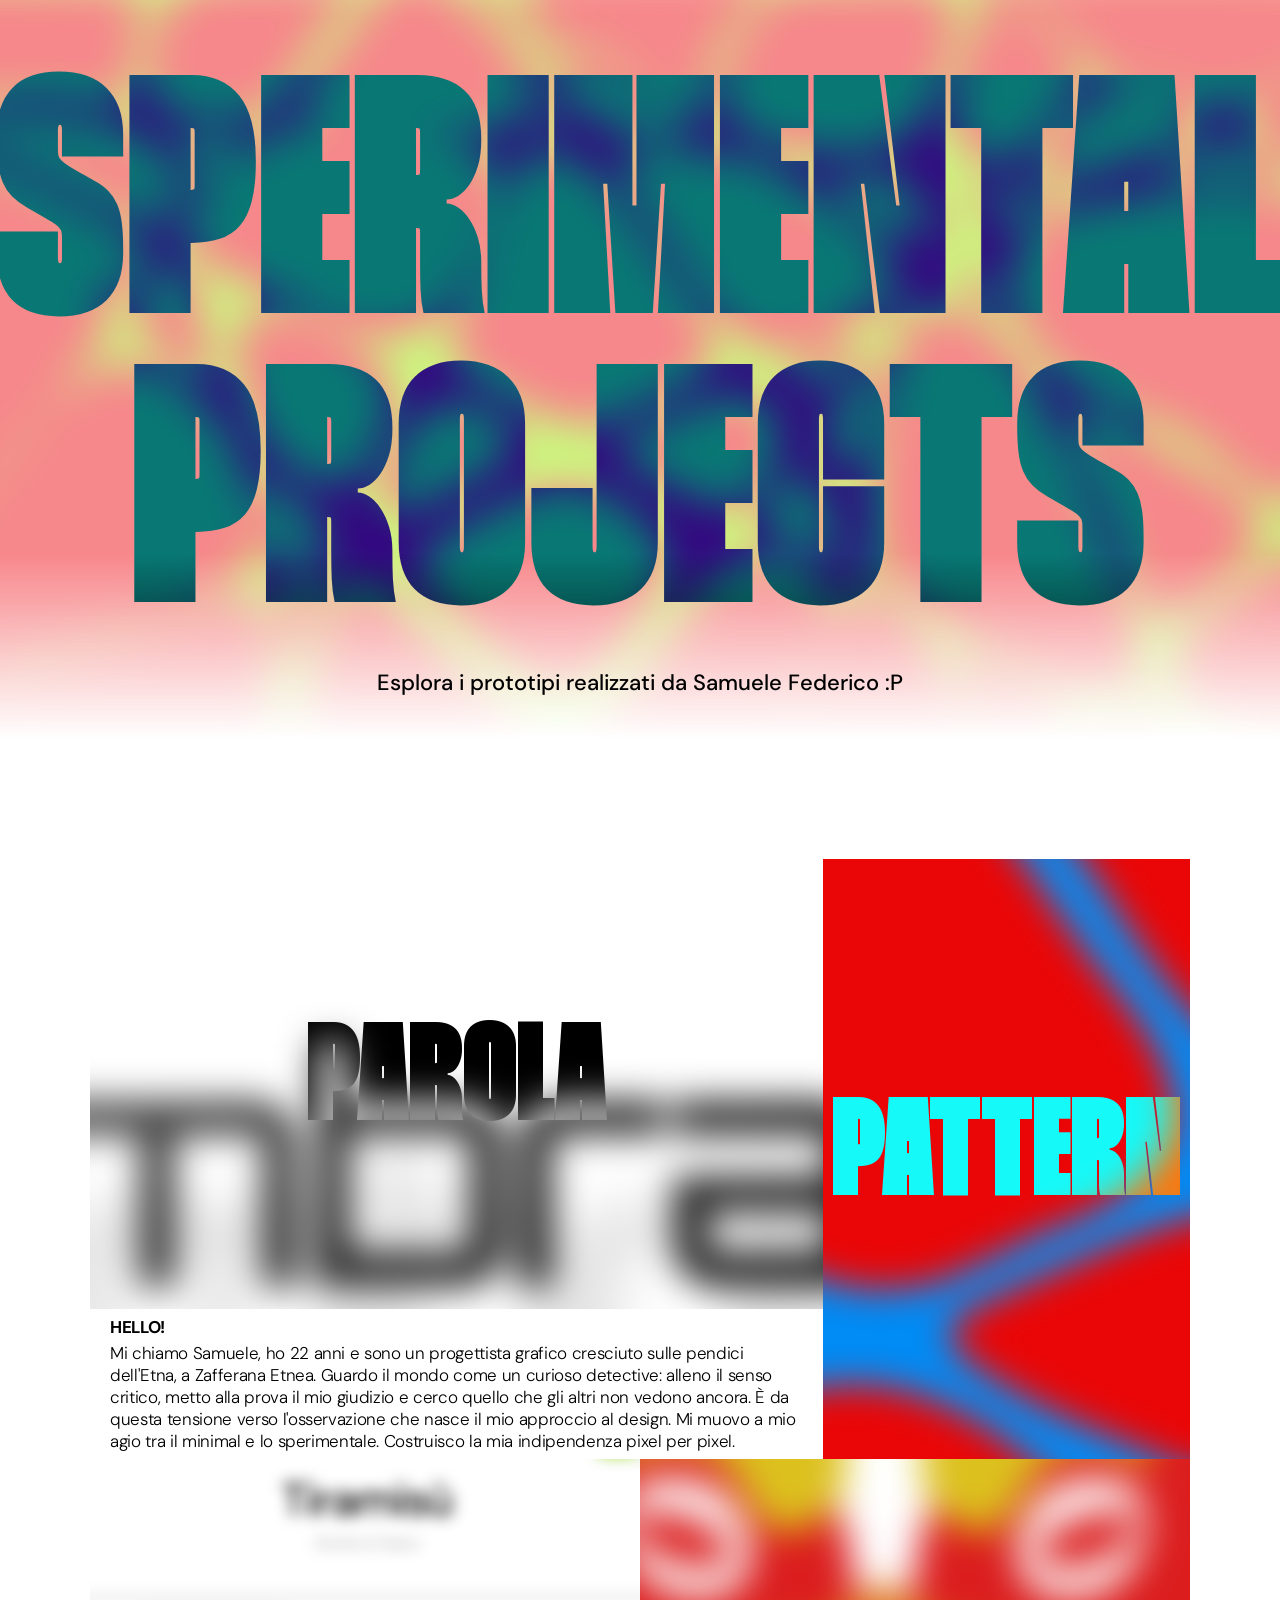
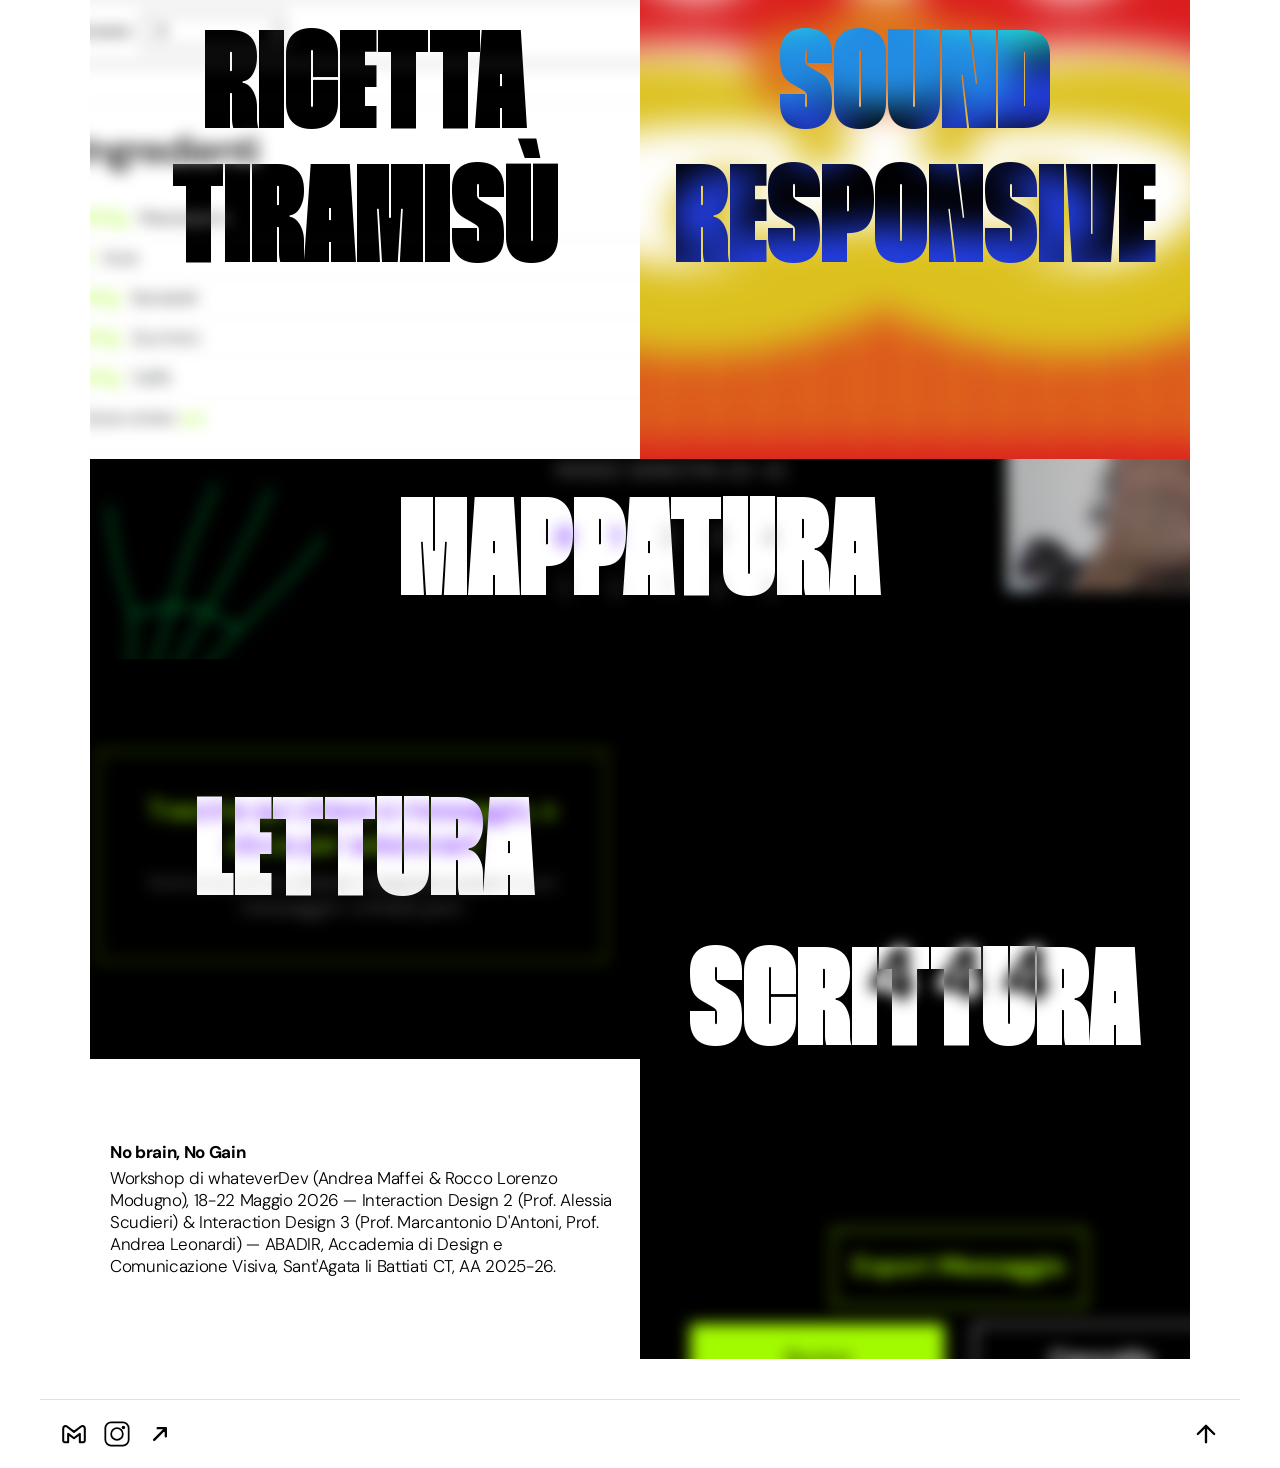
<file: index.html>
<!DOCTYPE html>
<html lang="it">
<head>
<meta charset="UTF-8">
<meta name="viewport" content="width=device-width, initial-scale=1.0">
<title>Vetrina Progetti</title>
<link rel="preconnect" href="https://fonts.googleapis.com">
<link rel="preconnect" href="https://fonts.gstatic.com" crossorigin>
<link href="https://fonts.googleapis.com/css2?family=DM+Sans:wght@300;500;700&display=swap" rel="stylesheet">
<link rel="stylesheet" href="css/style.css">
</head>
<body>

<!-- HOME VIEW -->
<section id="home">
  <header class="hero">
    <div class="hero-pattern-bg">
    <svg viewBox="0 0 1920 1080" preserveAspectRatio="xMidYMid slice">
      <defs>
        <style>
          .st0 { fill: var(--pattern-bg); }
          .st1 { fill: var(--pattern-fg); }
        </style>
      </defs>
      <rect class="st0" width="1920" height="1080"/>
      <g id="cells">
      <path class="st1" d="M8.2,935.8v-118.3c0-10.2,3.9-20.2,11.3-27.2s1.7-1.7,2.4-2.6c10.5-13.6,20.9-26.6,32.9-39.3s3.4-4,4.8-6.3c6.6-10.7,14.2-20.5,22.5-30.7l44.9-55.3c9-11.2,18.1-21.2,25.7-33.2,11-17.3,24.8-32.5,40.4-47.3s14.8-10.2,22-16c15.3-12.4,33.6-23.5,55.6-25.5,17.8-1.7,33.5,1.5,47.3,9.8,23.1,13.9,44.2,28.8,63.1,46.4,37.6,34.9,43.9,56.2,54.7,100.1l13.3,54.3c4.5,18.2-.6,38.5-9.3,55.7-8.2,16.3-25.8,27.5-44,35.8-22.3,10.2-43.7,19.2-64.7,30.8-2,1.1-4.1,2.1-6.3,2.8l-59.3,20.3c-20.4,7-39.8,13.2-58.8,22.2s-28.6,4.7-54.7,18.3-23,12.3-35.5,17.6l-53.1,22.3c-.7.3-1.3.6-2,.8-25.4,10.4-53.2-8.3-53.2-35.7Z"/>
      <path class="st1" d="M449.1,1067.8H32.1c-13.2,0-23.9-10.7-23.9-23.9v-27.3c0-9.9,6.2-18.6,15.3-22.1s3.3-1.4,5-2.1l43.6-19.7c1.8-.8,64.4-25.3,74.4-29.4s2.1-.8,3.2-1.1c23.3-6,42-16.8,64.1-24.6l69.9-24.9c17.5-6.2,33.1-14.9,50.6-21.2l54.7-19.9c19.9-7.2,54.6-21.5,68.8.9,12.5,19.7,14,41.3,15.7,63.5l1.7,23.4,1.7,22c.8,10.4,0,19.9.2,31.1s.7,10.5-.5,15.7c-2.7,12.2-3.5,24.2-3.7,36.1s-10.8,23.6-23.9,23.6Z"/>
      <path class="st1" d="M1910.5,816.5v220.2c0,19.9-16.1,36-36,36h-21.1c-7.9,0-15.5-2.5-21.8-7.3s-8.6-4.9-13.5-6.2l-41.9-11.2-73-23.6c-15.6-5.1-34.6-27.6-38.7-39.6-5.2-15.1-7.3-30.8-9.6-46.2-2.4-16.3,4.5-30,16.7-41.8l32-31.1,29.9-28.3c.5-.4.9-.9,1.4-1.3l34.3-29.1c22.9-19.5,40.4-41.2,73-39.1,17.3,1.1,33,9.2,47.5,16.1,12.6,6,20.7,18.6,20.7,32.6Z"/>
      <path class="st1" d="M14.2,742.3v-441.7c0-9.7,11.2-15.1,18.9-9.1s17.9,18,26.5,25.3l36,30.2c7,5.9,13.2,11.3,20.7,16.8l19.7,14.6c7.9,5.8,14.4,12.7,21,19.4,4.8,4.8,11.2,8.4,15.7,13.4,7,7.8,15.7,13.2,23.9,19.8s11.2,10.5,16.9,15.8c14,13.2,39.6,27,18.9,53s-20.8,26.5-31.7,39.9l-46.7,56.9c-15.1,18.4-30.2,35.5-43.7,54.7-8.8,12.6-20.2,23.2-29.9,35.5-14.5,18.4-29.5,35.6-41,55.5s-2.3,4-3.5,6c-6.1,10.1-21.6,5.9-21.6-6Z"/>
      <path class="st1" d="M1127.9,1072.8h-218.2c-9.6,0-18-6.8-19.8-16.2s-.4-17.5,9.3-29.6l34-42.3c14.3-17.7,28.3-34.7,39.2-53.9,1.1-1.9,2.4-3.6,4-5.1,12.2-11.1,19.5-24,28.7-36.9l21.6-30.6c6.7-9.5,12.3-18.4,20.8-27,18.1-18.2,41.7-34,72.2-35.6,26.7-1.4,53.7,10.2,70.5,26.4,14.7,14.1,13.8,31.7,12,49.1-2.8,26.6-9,51.8-19,77-7.2,17.8-16.2,34.4-20.9,52.9-3.9,15.4-7.1,30.4-12.1,45.7s-2,6.7-2.7,10c-1.9,9.4-10.2,16.2-19.8,16.2Z"/>
      <path class="st1" d="M808.5,1072.8h-283.6c-7.5,0-13.8-5.6-14.7-13s-.4-4-.5-6.1l-.3-15.8c-.5-22.4-4.8-44.3,3.6-65.9l11.3-28.9c.2-.6.4-1.2.6-1.9l8.7-35.8c2.9-11.9,10.1-22.5,12.9-34.5,4-17.2,11.3-33.6,24.9-46.8,8.8-8.6,20.7-11.6,32.2-4.6,8.7,5.3,15.7,12.2,22.8,19.2l49.3,48.8c11.3,11.2,21.3,22.4,31.1,34.5,3.6,4.5,8.2,7.8,12.4,11.8l31.4,29.9,44.8,43.8c14.3,14,24.5,30.5,28,47.9s-5.3,17.5-14.6,17.5Z"/>
      <path class="st1" d="M1400.7,1065.5h-226.3c-5.8,0-10.3-5-9.6-10.8,2.4-21.5,7.6-32,16.7-54.9,7.2-18.3,10.8-36.9,16-55.6l14.3-51.4c5.6-20.1,24-46.8,53.7-41.8,15.9,2.7,30.9,8.6,42.7,17.6,41,31.6,31.5,47.4,55.9,91.7,16.9,30.6,35.2,60.2,45.9,92.4h0c2.1,6.3-2.6,12.7-9.2,12.7Z"/>
      <path class="st1" d="M7.8,210.1v-7.8c0-4.7,4-8.4,8.7-8l55.6,4.6c.2,0,.4,0,.5,0l63.1,1c42.7.7,84,6.9,125.4,15.8,26.8,5.7,49.7,17.4,65,36.1,15.6,19,28.9,61.5,18.1,85.1-4.6,10.2-17.6,12.1-28.5,8.2l-50.8-18.3c-14.7-5.3-27.2-12.4-40.3-19.7-15.5-8.7-32.2-14.6-48.9-21.4-10.8-4.4-20.3-9.3-30.6-14.4-21.2-10.3-42.9-18.5-65.2-27.3l-59-23.3c-2.6-1-5.1-2.1-7.6-2.9s-5.7-4.2-5.7-7.8Z"/>
      <path class="st1" d="M7.6,252.9v-7.8c0-5.5,5.3-9.6,10.6-8.1,20,5.3,55.8,21.5,66.8,27.1,17.1,8.6,33.6,16.9,52.5,22.7,33,10.1,55.6,27.7,71.5,33.5,22.1,8.1,40.1,18.5,58.4,31.4,11.2,7.9,24.6,13.9,31.5,25.4,7.8,12.9,3.8,28-7.2,39.4-11.9,12.4-36.3,24.4-56.3,19.7-17.4-4.1-30.1-13.4-42.6-23.7l-96.8-80-48.5-42.3c-9.4-8.2-18-21.9-35.1-29.6s-4.9-4.4-4.9-7.7Z"/>
      <path class="st1" d="M1468.7,1072.7h-12.8c-9.6,0-18.5-5.4-22.9-14s-2.1-3.9-3.2-5.9l-35.3-63c-10.8-19.3-17-39.4-20.8-60.2-.9-5.1,4.7-9.9,8.3-11.8,4.9-2.5,12.3-1.7,17.8.6,22.8,9.8,43,21.7,65,32.8,24,12.1,64.7,26.9,67.5,50.2,2.2,18.1-28.5,40.4-42.2,60-4.9,7-12.8,11.3-21.4,11.3Z"/>
      <path class="st1" d="M1906,261.5c0,6.8-7.1,11.3-13.3,8.4s-.4-.2-.6-.3l-44.5-20.7c-23.5-10.9-45.8-22.3-67.9-34.8-5.8-3.3-8.3-8.4-7.8-13.6.4-4,4.3-9,9.6-12.3l58.7-36.4,51.9-29.5s0,0,.1,0c6.2-3.5,13.9,1,13.9,8.1v131.2Z"/>
      <path class="st1" d="M1657.6,1069.8h-123.6c-9.2,0-14-11-7.7-17.7s9.6-9.1,14.2-13.5c16.2-15.5,40.5-23.3,65.3-18.9,16.4,1.6,30.3,7.5,42.5,16.4,7.3,4.8,13.5,10.7,18,17.2s-.3,16.4-8.7,16.4Z"/>
      <path class="st1" d="M1712.3,1069.8c-4.8,0-6.9-6-3.2-9,8.3-6.7,21.8-8.8,33.9-5.1s7.7,2.3,13.6,4.2,4.2,9.9-1.5,9.9h-42.8Z"/>
      <path class="st1" d="M489.8,1072.8h-9.1c-3.3,0-5-3.9-2.8-6.3s5.4-4.2,9.6-3.5,4.5,2.2,5.6,4.3-.5,5.5-3.3,5.5Z"/>
      <path class="st1" d="M1292.2,609.4c2.8-16.3,8.6-30.2,9-46.1,5.4-23.8,13-46.4,22.3-69.4,4-9.9,12.4-19.9,25-23.1,11.7-2.9,24.6.2,35.3,4.7,15.4,6.6,30.7,13.5,43.6,22.6,17.2,12.2,31.1,25.8,41.8,41.9,14,21.2,23.9,42.8,32.1,65.9,14.2,39.5,21.3,33.3,32.9,65.5l28.2,77.6c6.3,17.3,16.4,32.7,20,50.8,2.6,13.1,10.6,24.5,15.5,37.1,9.3,23.9,14.6,47.9,20.2,72.7-.2,16.5-7.7,31.2-19.4,44.6-9.6,11-26.9,15.5-43.8,13.8-19.2-2-36.8-9.2-52.9-17.7l-44.5-23.6c-26.9-14.3-51.9-29.6-79.3-43.3-9.6-4.8-18.2-10.6-25-17.5l-24.9-25.1c-9.1-9.1-17.5-18-23.3-29.1l-19.2-36.7c-11.6-22.1-9.9-49.2-9.4-72.7l15.7-92.9Z"/>
      <path class="st1" d="M709.7,483.8l29.8-80.1,29.2-80c3.7-10.2,8.8-19.3,12-29.6s7.5-21.4,12.8-31.6c12-22.7,48.4-20,72.5-12.5,33.1,10.2,36.5,25.8,56.8,47.3,17,17.9,30.5,36.3,44.2,56,20.2,29.2,38.8,57.7,61.2,85.8,16.5,20.8,30.5,42.8,34.7,67.6,3.9,23.2-10.6,43.7-32.3,57.4-36.1,22.8-34.8,15.9-56.2,27.4-15.5,8.3-31.5,15-47.4,22.5-10.2,4.8-20.6,6.2-32.4,7.3-25,2.2-47.6-5-68.9-15.2-21.3-10.1-42-19.4-61.9-31.3l-39.2-23.5c-10.5-6.3-18.4-15.8-21-26.5-3.5-13.9,1-27.2,6.2-41.2Z"/>
      <path class="st1" d="M738.4,923.6l-36.5-35.2c-21.9-21.1-56.1-62.7-59.9-91.2-1.9-14.2,7.9-27.8,20.8-36.8,13.8-9.6,27-18.9,42.1-26.9l31.5-16.8c28.7-15.3,59-27.5,90.5-38.4,33.4-11.5,68.4-8.6,98.7,6.5,11,5.5,21.4,10,31.1,17.3,36.4,27.5,65.2,49.8,66.3,92.2.9,35.7-15.9,43.1-26.8,65.7s-14.1,24-22,36l-20.3,30.5c-7,10.5-16.5,19.3-25.6,28.8-14.3,14.8-31.5,27.6-52.2,36-19.5,7.9-45.7-.8-60.6-10.1-8.2-5.1-17.2-9.1-24.5-15l-52.4-42.6Z"/>
      <path class="st1" d="M399.1,388c-20.6-17.1-17.9-45.4-5.1-63.6,9.9-14.1,19.6-28.2,33-40.1l18.8-16.8c28.5-25.6,66.3-38.9,108.5-37.2,9.4.4,18.8-3,28-.9,6.7,1.6,13.3.5,20.2,1,21,1.5,40.6,6,61,9.9,35.7,6.9,77.5,22.9,83.2,56,1.1,6.2,1.7,14,0,20.2-8.7,33-22.2,63.4-37.7,94.5-8.5,17-18.8,33.3-34,46.6-28.9,25.2-77.7,27.2-114.9,7.5l-41.2-21.8c-15.4-8.2-31.9-13.7-48.6-20.1-25.6-9.8-49.4-20.8-71.3-35.3Z"/>
      <path class="st1" d="M954.6,282.4c1.1-13.5,11.3-23.6,27.1-24.1,8.1-.3,16.4-.5,24.4.2l64.1,6c54.8,5.1,71.4,17.3,109.6,46.3l23.2,17.6,27.7,21c24.1,18.2,53.2,40.2,46.8,70.4-2.1,9.9-10.3,19.1-20.5,25.7-28.9,18.7-58.6,36-90.8,50.8-13.1,6-29.9,7.6-43.7,4.4s-25.5-14-35.1-23.9c-12-12.5-23.4-24.7-34-38.1-27.1-34.4-45.2-70.5-73.7-104.9-12.9-15.6-23.5-31.7-25.2-51.5Z"/>
      <path class="st1" d="M533.9,201.2c-11.1-5.4-19.1-14.9-13.9-24.9,26.1-50.8,53-71.5,77.9-113.2,10.1-16.9,25-31.3,44.3-41,16.4-8.3,35.1-5.9,49,4.4,10,7.5,19.4,15.1,28.5,23.4,13.1,11.9,24.2,24.7,38.1,35.9,11.5,9.3,19.4,19.1,27.8,30.2,12,16,19.8,32.2,17.1,51.8l-2.8,20.6c-5.1,37.6-68,32.9-100.8,30.6l-19.7-1.4-18.1-1.4-43.7-1c-7.7-.2-15.1-1.2-22.7-1.7-21.2-1.5-41.8-3-60.9-12.3Z"/>
      <path class="st1" d="M1550.8,664.3c-7.7-16.7-25.2-58.8-1.2-68.5,7.9-3.2,17.4-2.1,25,1.6,49.1,24.2,60.8,43.9,115.1,68.2,9.3,4.1,17,10.5,25.1,15.9l30.6,20.4c13.4,8.9,24.9,19,32.6,31.8,7,11.7,5.4,23.3-1.8,35.2-22.9,37.8-56.2,71-96.4,97.6-9.3,6.1-21.3,8.9-32,5.7-26.2-7.8-28.6-45.9-36.2-65.6l-26.1-67.5-34.5-74.8Z"/>
      <path class="st1" d="M443.3,604.1c-12.1-32.9-20.1-66-23.2-99.9,2.3-13,5.4-24.9,16.6-33.9,13.4-10.8,32.9-12.7,50.6-8.8,12.7,2.8,24.6,5.1,36.3,10.1,26.8,11.6,49.2,27.2,71.7,43.5,11.5,8.3,21.2,16.7,29.2,27.7,20.8,28.7-.4,78.1-13.4,107.8-5.2,12-11.5,22.8-21.4,32.4-21.4,20.5-75,8.9-90.4-5.9l-13.9-13.4c-18.6-18-33.7-36.6-42.1-59.4Z"/>
      <path class="st1" d="M939,662.5c-6.1-4.4-11.8-10.5-12.2-17.2-.5-6.9,6.5-11.8,13-15.2,24-12.5,48.6-22.4,73.6-33.3,17.6-7.7,53-22.6,71.9-24.3,28.5-2.6,34.6,2,49.4,17.7,26.1,27.7,12.4,51.3,5.1,79.2-2.9,11.2-18.2,20-30.7,37.8s-29.2,25.8-47.4,17c-48.5-23.4-78.3-29.4-122.8-61.8Z"/>
      <path class="st1" d="M1387.1,180.1c1-8,.2-14.7,1.1-21.7,2.9-24.3,7.3-82.6,44.1-86.9,21.6-2.5,41.6,4,58.4,14.3,20.9,12.8,42.5,29.5,44.8,52.4,1.7,17.1-3.3,33.6-14.6,47.9-15.1,19-30.6,36.8-48.1,54.1-18,17.8-48.3,23.2-70.6,8.7-15.2-9.9-20.6-25.1-18.7-40.4l3.5-28.4Z"/>
      <path class="st1" d="M644.8,728.9c-11.9,3.3-23.5-.4-26.9-10.2-3.2-9.2-.1-18.9,4.3-28l35.2-72.1c2.8-5.8,6.7-12.2,11.7-16.6,14.9-12.9,36.4-17.1,57.1-14.4,28.8,3.8,52.6,17.5,62.1,40.3,1,18.9,1.6,23.5-15.5,36.7-14.2,11-30,19.4-46.6,27.8-25.5,12.9-51.9,28.2-81.4,36.4Z"/>
      <path class="st1" d="M1501.6,259.9c1.7-9,8.3-16.5,14.5-23.5,12.5-13.9,23.6-28,39.2-39.7,16.4-12.3,34-23.2,54.5-29.6s20.4-2.6,31.4-1c25.2,3.7,46.7,20.4,46.2,42.2-.3,12.9-14.5,20.5-26.5,26.6-21.7,11.1-42.7,20.5-65.4,29.7s-41.5,12.3-65.2,11.3c-12.6-.5-26.1-3.2-28.6-16Z"/>
      <path class="st1" d="M850.3,138.7c3.6-13.5,18.1-18.4,33-16.4,18.3,2.4,32,12.5,46.1,22.1l53.6,36.4c11.3,7.7,47,26.6,41.9,41.1-3.5,10-16.5,15.4-29.3,14.5-31.4-2.1-62.3-7.7-89.7-20.3-13.7-6.3-23.1-16.1-33.6-25.5-15.8-13.9-27.3-32.6-22-52Z"/>
      <path class="st1" d="M299.9,442.3l32.1-35.4c4.9-5.4,13.2-9.3,20.7-5.9s10.6,9.2,12,15.2l16.5,69.7,7.5,45.2c1.2,7.3,2.7,15.8-2.5,22.2-4.3,5.4-13.4,2.8-18.7-.7-14.1-9.3-24.8-20.4-37.3-30.9-23.7-19.9-55.6-51.3-30.3-79.4Z"/>
      <path class="st1" d="M1130.1,760.5c-20.7-12.1-17.1-31.9-6.3-45.6l16.7-21.2c5.6-7,11.7-13.1,20.6-17,23.7-10.3,34.9,15.2,43.4,27.5,17.4,25.2,24.6,43.8,19.2,73.2-6.8,37-75.7-6.3-93.7-16.9Z"/>
      <path class="st1" d="M1248.7,674c-19.6,10.6-44.1-21.9-45.2-43.3-.4-8,1.5-17.4,5.5-24.7,15.6-28.1,34.1-54,52.5-80.8s9-10.3,15.2-11c16-2,7.8,40.6,6.6,47.3-5.4,29.8-11.2,58.7-19.2,88.2-2.5,9.2-5.1,18.8-15.4,24.4Z"/>
      <path class="st1" d="M1221.4,312.6c-7.2-6.5-10-15.5-6.3-22.8,8.1-16,39.7-10.9,57.6-10,20.9,1,48.6,3.4,58.2,21.3s1.2,43.2-3.2,53c-3.4,7.5-11.9,14.5-22.4,13.4-12.9-1.3-23.3-7.5-32.4-14.3l-18-13.3c-11.5-8.6-22.6-17.4-33.5-27.3Z"/>
      <path class="st1" d="M1728.8,287.6c-16.7-.9-66.2,1.7-71.3-14.6-1.2-3.8,2-8.4,6.5-11,26.4-15.4,58.8-21.5,91.5-18.9,21.6,1.7,43,4.5,62.5,12.1,7.2,2.8,14.1,10.9,10,16.8-9.5,13.8-54.8,18-72.4,17l-26.7-1.4Z"/>
      <path class="st1" d="M459.3,742.5c-.5-14.7-7.7-44.5,6.4-49.3,10-3.4,27.1,13.1,34.1,20l37.4,37c6.8,6.7,13.2,19.3,4.6,26.8-11.5,10.1-55.2,28.8-68.2,11.8-10.5-13.7-14.7-29.5-14.3-46.3Z"/>
      <path class="st1" d="M487.1,934.5c-9.3-22.8-13.6-65.5-5.8-87.3,6.8-19.1,41.4-35.7,55.9-26.4s-6,46.3-10.1,57.9c-3.9,10.9-16.9,58.4-29.7,60.4-3,.5-8.6-.4-10.3-4.5Z"/>
      <path class="st1" d="M1233.1,530.9c-10,15.9-42.1,46.3-60.9,31.4s-14.1-31.4,1.1-43.8c12.6-10.3,59-39.5,75.6-28.8,10.4,6.7-10.3,32.6-15.7,41.2Z"/>
      <path class="st1" d="M353,234.5c4.8-20.2,57.2-15.3,67.3-6,5.8,5.3,5.8,12.1,2.2,18.6-8.2,15.1-21,27.9-34,40.6-3.5,3.5-8.7,4.6-13.5,3.8s-7.6-3.7-10-7.7c-9.4-15.1-16.2-31.8-12-49.4Z"/>
      <path class="st1" d="M1427.1,348.5c-11-8.1,2.2-44.6,44.4-51.1,12.4-1.9,22.8-1.3,35.8,0,7,.7,21.3-.9,22.3,8,.7,6.2-10.6,12.2-17.1,15.5-23.6,12.1-47.4,22.3-72.9,31.3-5,1.8-10-1.8-12.5-3.7Z"/>
      <path class="st1" d="M739.1,36.2c-4.9-5.2-12.3-15-9-19.4,6.3-8.3,35,15.5,40,19.5,10.6,8.6,50.2,38.9,38,52.1s-15.5,2.8-21.7-1.2c-8.6-7.5-14.4-16.2-22.1-24.4l-25.2-26.8Z"/>
      <path class="st1" d="M1388.7,438.8c-6.2-5.9-11.2-12.4-7.7-19.8,2.4-5.2,9.8-10.5,18.3-11.1s16.2,3.9,20.2,11c5.9,10.6,10.8,21.2,15.9,32.3,3.1,6.7,12.6,22.4,5.7,25.4-6.3,2.7-45-30.8-52.4-37.8Z"/>
      <path class="st1" d="M1252.6,821.3c-23.5-15.3-10.1-42.1-5.2-42.9,3.4-.6,9.1-.5,11.6,2.4l27.6,33c5.1,6,19,19.6,13.4,25.2-1.1,1.1-4.6,3-7.3,1.9-14.1-5.6-27.8-11.7-40.1-19.7Z"/>
      <path class="st1" d="M1641.5,1006c-16.3-8.6-45.5-22.2-29.7-37.9,4.7-4.7,16.5-9.5,23.2-3.4,6.1,5.5,27.3,33.3,17.7,41.3-2.6,2.1-7.2,2.1-11.1,0Z"/>
      <path class="st1" d="M815,204.7c.7-8.7,5.8-15.8,13.2-20.6s9.7-2.3,13.5,1.4c8.6,8.2,20.5,27.5,6.8,36.2s-11.3,3.5-18.5,1.1-15.9-8.5-15-18.1Z"/>
      <path class="st1" d="M1374.1,322.8c12.5,10.6-5.3,58.2-20.9,48.6-7.3-4.5,11.3-56.8,20.9-48.6Z"/>
      <path class="st1" d="M1403.6,311.1c-6-5.8-7-13.3-4.7-19.9,7.6-3.9,16.7-3.3,23,1.4,2.8,6.6,1.5,13-4.1,18.2s-10,4.4-14.2.3Z"/>
      <path class="st1" d="M1880.9,698c-5.2,2.9-11.2,4.5-16,8.1-3.3,2.5-5.9,5.9-8.4,9.2-5.3,7-10.6,14-16,21-2.5,3.4-5.2,7.3-4.2,11.4,1.1,4.2,5.6,6.5,9.7,8.1,15.8,6.5,31.5,13,47.3,19.5,2.4,1,5,2,7.5,1.2,4.2-1.3,5.4-6.6,5.9-11,.6-5.6,1.2-11.1,1.8-16.7.9-8.3,1.8-16.7,1.9-25.1.1-10.5-1.2-21.4-6.1-30.7-2-3.8-6.5-9.8-11.5-7.2s-3.2,3.8-4.6,5.6c-2.1,2.7-4.5,4.9-7.5,6.5Z"/>
      <path class="st1" d="M1890.8,548.3c2,32.8,5.2,66.5-4.4,98-9.6,31.5-35.7,60.6-68.6,62.2-21.5,1-41.9-9.6-58.7-23.1-16.8-13.4-31.1-29.7-48.1-43-52.9-41.4-126-49-180.4-88.4-26.4-19.2-47.6-45.5-60.6-75.5-15.2-35.1-18.1-78.6,4.6-109.4,20.7-28.1,57.1-39.1,91.2-46.2,86.9-17.9,176.8-20.9,264.7-8.9,15.5,2.1,52.3,4,62.4,18.1,9.6,13.5-.5,48-1.6,63.9-3.3,50.7-3.5,101.6-.4,152.3Z"/>
      <path class="st1" d="M1853.6,124.4c-9.4,9.5-21.5,15.9-33.3,22.1-21.5,11.4-43.1,22.8-64.6,34.1-12.3,6.5-26.3,13.2-39.7,9.2-11-3.3-18.5-13.1-27.1-20.7-15.9-14-37.7-21-58.9-19.1-17.7,1.6-36.6,9-52.2.6-17-9.2-20.4-32-32.5-47-8-10-19.7-16.3-30.9-22.5s-22.7-13-29.9-23.7-8.8-26.2-.3-35.7c8.3-9.3,22.5-9.9,35-9.8,56.8.6,113.5,1.2,170.3,1.7,49.9.5,99.8,1,149.7,1.5,13.9.1,27.9.3,41.4,3.6,11.2,2.8,19.7,9.6,15.3,21.9s-10.3,13.1-14.1,20.6c-5.1,10-5.7,22.6-9.8,33.1s-10.1,21.5-18.5,29.9Z"/>
      <path class="st1" d="M1374.8,165.9c-8.2,25.5-21.4,49.9-41.6,67.5-23.9,20.8-55.8,30.5-87.4,32.5s-63.1-3.1-94.2-8.9c-30.2-5.6-62.8-13.4-82.1-37.3-17.3-21.5-19.7-51.9-12.9-78.6,6.7-26.7,21.5-50.6,36-74,10.1-16.3,21-33.3,37.9-42.3,15.3-8.2,33.4-8.6,50.8-8.8,52.5-.7,104.9-1.4,157.4-2.1,14.5-.2,30.1,0,41.7,8.6,20.1,15,18.1,44.4,11.8,65.7-7.4,25.5-9.2,52.3-17.4,77.8Z"/>
      <path class="st1" d="M1409.4,38.9c2.3,5.7,4.6,11.3,7,17,.9,2.2,1.8,4.4,3.4,6.1,3.4,3.6,8.8,4,13.7,4.3,6,.3,12.1.6,18.1-.7s11.7-4.2,15.1-9.2c3.1-4.6,3.9-10.4,4.5-16,.7-5.5,1.2-11.6-1.8-16.3-2.5-4.1-7.1-6.3-11.7-7.8-11.9-4.1-24.9-4.6-37.2-1.9s-13.1,2.3-15.2,6.2,2.3,14.1,4.1,18.3Z"/>
      <path class="st1" d="M1284.5,466.6c-2.9,5-5.9,11.4-2.9,16.4,2.1,3.6,6.9,5.1,11,4.4s7.8-3,11.2-5.5c5.9-4.5,11.4-10,14.5-16.8,3.1-6.8,3.5-15.1-.2-21.6-13.7-24.2-27.7,12.9-33.6,23.1Z"/>
      <path class="st1" d="M877,19.3c-14.9.1-32.1,1.4-40.8,13.5-7.6,10.6-5.3,25-2.7,37.7,2.3,11,5,22.7,13.2,30.4,12.6,11.7,32.3,9.2,49.3,12.1,22.4,3.8,41.6,18,58.7,33,17.1,14.9,33.6,31.3,54.2,41,8.9,4.2,20.4,6.8,28,.6,5-4.1,6.9-11.1,6.9-17.6,0-6.5-1.6-12.9-2-19.4-1.5-20.5,8-40.3,19.4-57.4,11.4-17.1,25.2-32.9,34-51.5,5.3-11.1,7.6-23.9-7-24.5s-32.7.5-48.9.6c-34.4.3-68.7.6-103.1.9l-59.2.5Z"/>
      <path class="st1" d="M815.8,144.5c.5,3.8,1.2,7.6,3.1,10.9s5.5,5.9,9.3,5.6c3-.2,5.6-2.1,7.3-4.5s2.5-5.4,3-8.3c1.5-8.7.5-17.8-3-26-1.3-3-3-6-5.7-7.9-16.3-11.6-15.1,22.9-14,30.2Z"/>
      <path class="st1" d="M496.2,164c-7.7,15-15.7,31.4-30.7,39.2-11.3,5.8-24.6,5.7-37.3,5.4-20.8-.5-41.7-.9-62.5-1.4-16.8-.4-35.3-1.3-47.8-12.6-12.7-11.4-15.4-30.1-15.9-47.1-.7-23.1,1.5-46.6,10.1-68s24.2-40.6,45.2-50.3c14.6-6.7,30.9-8.5,46.9-9.8,51.5-4.3,103.4-4.8,155-1.5,5.8.4,33.5-1.1,36.6,3.5s-12.8,18.6-16.5,22.6c-15.6,17.2-30.2,35.5-43.5,54.5s-27.9,42.8-39.6,65.5Z"/>
      <path class="st1" d="M288.7,28.6c-74.2-1.4-148.5-2.8-222.7-4.2-12.7-.2-26.3-.2-36.6,7.2-11.6,8.3-15.8,23.9-15.1,38.2.7,14.3,5.4,28,7.9,42,2.9,16.4,2.7,33.3-.4,49.6s6.7,21.5,18.1,21l51.9-2.1c27.5-1.1,55-2.2,82.5-.5,21.5,1.4,42.9,4.5,63.9,9.4s44.6-10.4,47.5-33.3l10.2-80.9c1.4-11.2-1.1-15.8.3-27s1.8-20.9-7.5-19.5"/>
      </g>
    </svg>
    </div>
    <h1>SPERIMENTAL<br><span class="hero-h1-sub">PROJECTS</span></h1>
    <p class="hero-sub">Esplora i prototipi realizzati da Samuele Federico :P</p>
  </header>

  <div class="mosaic" id="mosaic-grid">
    <!-- progetti generati da JS -->
  </div>

  <footer class="footer">
    <div class="footer-icons">
      <a href="#" class="footer-icon" aria-label="Gmail">
        <svg viewBox="0 0 192 192" fill="none"><path stroke="#000" stroke-linejoin="round" stroke-width="14" d="M22 57.265V142c0 5.523 4.477 10 10 10h24V95.056l40 30.278 40-30.278V152h24c5.523 0 10-4.477 10-10V57.265c0-13.233-15.15-20.746-25.684-12.736L96 81.265 47.684 44.53C37.15 36.519 22 44.032 22 57.265Z"/></svg>
      </a>
      <a href="https://www.instagram.com/samuelefedericoo/" class="footer-icon" aria-label="Instagram" target="_blank">
        <svg viewBox="0 0 24 24" fill="none"><rect x="2" y="2" width="20" height="20" rx="5" stroke="#000" stroke-width="1.5"/><circle cx="12" cy="12" r="5" stroke="#000" stroke-width="1.5"/><circle cx="17.5" cy="6.5" r="1.5" fill="#000"/></svg>
      </a>
      <a href="https://www.abadir.net/?_gl=1%2Aqid9zt%2A_up%2AMQ..&gclid=EAIaIQobChMIvaupsd_MlAMV7bCDBx1NniBzEAAYASAAEgL3p_D_BwE&gbraid=0AAAABDEWS4RI4CkquBYHj4kO1gYP1tWjE" class="footer-icon" aria-label="Link" target="_blank">
        <svg viewBox="0 0 24 24" fill="none"><path d="M7 17L17 7M17 7H10M17 7V14" stroke="#000" stroke-width="2" stroke-linecap="round" stroke-linejoin="round"/></svg>
      </a>
    </div>
    <button class="footer-top" id="btn-top" aria-label="Torna su"><svg viewBox="0 0 24 24" fill="none"><path d="M12 5V19M12 5L5 12M12 5L19 12" stroke="#000" stroke-width="2" stroke-linecap="round" stroke-linejoin="round"/></svg></button>
  </footer>
</section>

<!-- PROJECT VIEW -->
<section id="project-view" class="hidden">
  <button id="btn-back" class="back-btn" aria-label="Torna indietro">
    <svg viewBox="0 0 24 24" fill="none"><path d="M19 12H5M12 19L5 12L12 5" stroke="#000" stroke-width="2" stroke-linecap="round" stroke-linejoin="round"/></svg>
  </button>
  <div id="project-container">
    <div id="project-content"></div>
  </div>
</section>

<script src="js/script.js"></script>
</body>
</html>
</file>
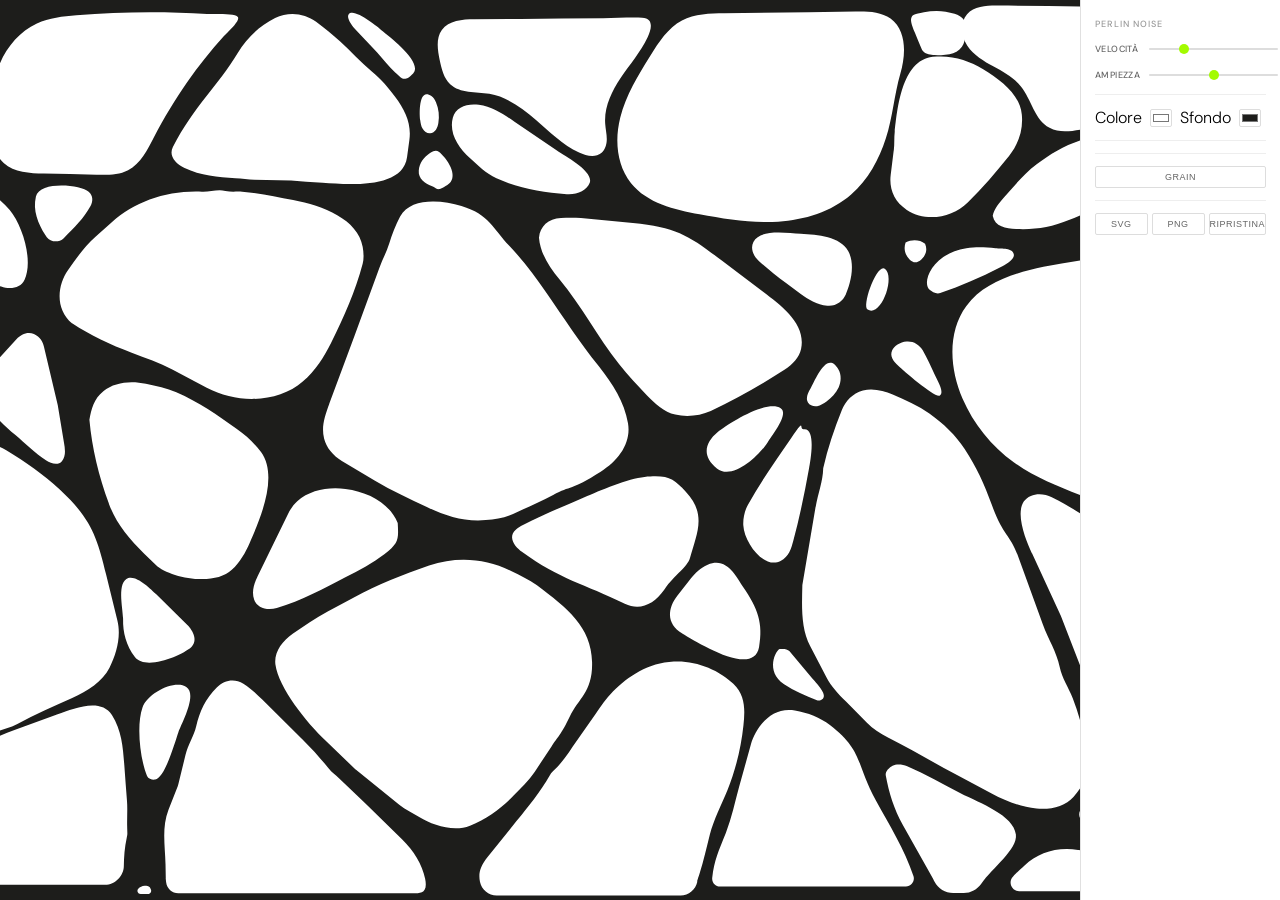
<file: progetto pattern/index.html>
<!DOCTYPE html>
<html lang="it">
<head>
<meta charset="UTF-8">
<meta name="viewport" content="width=device-width, initial-scale=1.0">
<title>Pattern Cellulare Organico</title>
<link rel="preconnect" href="https://fonts.googleapis.com">
<link rel="preconnect" href="https://fonts.gstatic.com" crossorigin>
<link href="https://fonts.googleapis.com/css2?family=DM+Sans:wght@300;500;700&display=swap" rel="stylesheet">
<style>
* { margin:0; padding:0; box-sizing:border-box; }
html,body { width:100%; height:100%; overflow:hidden; background:#000; }
body { font-family:'DM Sans',sans-serif; font-weight:300; font-size:1rem; color:#000; }
#layout { display:flex; width:100%; height:100%; }
#svgWrap { flex:1; overflow:hidden; }
svg { display:block; width:100%; height:100%; }

#side {
  width:200px; min-width:200px; background:#FFFFFF;
  border-left:1px solid #e0e0e0; padding:18px 14px 14px;
  display:flex; flex-direction:column; gap:12px;
  z-index:10;
}
#side .title { font-size:9px; text-transform:uppercase; letter-spacing:1px; color:#999; font-weight:500; }
#side .sec { display:flex; flex-direction:column; gap:6px; }
.srow { display:flex; align-items:center; gap:6px; }
.srow label { font-size:9px; text-transform:uppercase; letter-spacing:.4px; color:#666; min-width:48px; font-weight:500; }
.srow input[type=range] { flex:1; height:14px; cursor:pointer; accent-color:#A3FB00; -webkit-appearance:none; appearance:none; background:0; }
.srow input[type=range]::-webkit-slider-runnable-track { height:2px; background:#ddd; border-radius:1px; }
.srow input[type=range]::-webkit-slider-thumb { -webkit-appearance:none; width:10px; height:10px; border-radius:50%; background:#A3FB00; margin-top:-4px; }
.srow input[type=range]::-moz-range-track { height:2px; background:#ddd; border-radius:1px; }
.srow input[type=range]::-moz-range-thumb { width:10px; height:10px; border-radius:50%; background:#A3FB00; border:none; }
.srow .val { font-size:9px; color:#999; min-width:20px; text-align:right; font-variant-numeric:tabular-nums; }
.crow { display:flex; align-items:center; gap:8px; margin:0; }
.crow input[type=color] { width:22px; height:18px; padding:0; border:1px solid #ddd; border-radius:2px; background:#fff; cursor:pointer; }
#side .sep { border:none; border-top:1px solid #eee; margin:0; }
#side .btns { display:flex; gap:4px; }
#side button {
  flex:1; background:transparent; color:#666; border:1px solid #ddd;
  padding:5px 0; font-size:9px; text-transform:uppercase; letter-spacing:.5px;
  cursor:pointer; border-radius:2px; transition:color .15s,border-color .15s,background .15s;
  font-weight:500;
}
#side button:hover { color:#000; border-color:#A3FB00; background:#A3FB00; }
</style>
</head>
<body>
<div id="layout">
<div id="svgWrap">
<svg id="Livello_1" xmlns="http://www.w3.org/2000/svg" viewBox="0 0 1920 1080" preserveAspectRatio="xMidYMid slice">
  <defs>
    <style>
      .st0 { fill: #1d1d1b; }
      .st1 { fill: #fff; }
    </style>
    <filter id="filmGrain" x="0" y="0" width="100%" height="100%" color-interpolation-filters="sRGB">
      <feTurbulence type="fractalNoise" baseFrequency="2" numOctaves="3" result="noise"/>
      <feColorMatrix type="matrix" values="
        2 0 0 0 -1
        2 0 0 0 -1
        2 0 0 0 -1
        0 0 0 1 0" in="noise" result="contrast"/>
      <feColorMatrix id="densityMat" type="matrix" in="noise" result="density"/>
      <feComposite operator="in" in="contrast" in2="density" result="masked"/>
      <feComposite operator="arithmetic" k1="0" k2="1" k3="1" k4="0" in="SourceGraphic" in2="masked"/>
    </filter>
  </defs>
  <g id="scene">
  <rect class="st0" width="1920" height="1080"/>
  <g id="cells">
    <path class="st1" d="M8.2,935.8v-118.3c0-10.2,3.9-20.2,11.3-27.2s1.7-1.7,2.4-2.6c10.5-13.6,20.9-26.6,32.9-39.3s3.4-4,4.8-6.3c6.6-10.7,14.2-20.5,22.5-30.7l44.9-55.3c9-11.2,18.1-21.2,25.7-33.2,11-17.3,24.8-32.5,40.4-47.3s14.8-10.2,22-16c15.3-12.4,33.6-23.5,55.6-25.5,17.8-1.7,33.5,1.5,47.3,9.8,23.1,13.9,44.2,28.8,63.1,46.4,37.6,34.9,43.9,56.2,54.7,100.1l13.3,54.3c4.5,18.2-.6,38.5-9.3,55.7-8.2,16.3-25.8,27.5-44,35.8-22.3,10.2-43.7,19.2-64.7,30.8-2,1.1-4.1,2.1-6.3,2.8l-59.3,20.3c-20.4,7-39.8,13.2-58.8,22.2s-28.6,4.7-54.7,18.3-23,12.3-35.5,17.6l-53.1,22.3c-.7.3-1.3.6-2,.8-25.4,10.4-53.2-8.3-53.2-35.7Z"/>
    <path class="st1" d="M449.1,1067.8H32.1c-13.2,0-23.9-10.7-23.9-23.9v-27.3c0-9.9,6.2-18.6,15.3-22.1s3.3-1.4,5-2.1l43.6-19.7c1.8-.8,64.4-25.3,74.4-29.4s2.1-.8,3.2-1.1c23.3-6,42-16.8,64.1-24.6l69.9-24.9c17.5-6.2,33.1-14.9,50.6-21.2l54.7-19.9c19.9-7.2,54.6-21.5,68.8.9,12.5,19.7,14,41.3,15.7,63.5l1.7,23.4,1.7,22c.8,10.4,0,19.9.2,31.1s.7,10.5-.5,15.7c-2.7,12.2-3.5,24.2-3.7,36.1s-10.8,23.6-23.9,23.6Z"/>
    <path class="st1" d="M1910.5,816.5v220.2c0,19.9-16.1,36-36,36h-21.1c-7.9,0-15.5-2.5-21.8-7.3s-8.6-4.9-13.5-6.2l-41.9-11.2-73-23.6c-15.6-5.1-34.6-27.6-38.7-39.6-5.2-15.1-7.3-30.8-9.6-46.2-2.4-16.3,4.5-30,16.7-41.8l32-31.1,29.9-28.3c.5-.4.9-.9,1.4-1.3l34.3-29.1c22.9-19.5,40.4-41.2,73-39.1,17.3,1.1,33,9.2,47.5,16.1,12.6,6,20.7,18.6,20.7,32.6Z"/>
    <path class="st1" d="M14.2,742.3v-441.7c0-9.7,11.2-15.1,18.9-9.1s17.9,18,26.5,25.3l36,30.2c7,5.9,13.2,11.3,20.7,16.8l19.7,14.6c7.9,5.8,14.4,12.7,21,19.4,4.8,4.8,11.2,8.4,15.7,13.4,7,7.8,15.7,13.2,23.9,19.8s11.2,10.5,16.9,15.8c14,13.2,39.6,27,18.9,53s-20.8,26.5-31.7,39.9l-46.7,56.9c-15.1,18.4-30.2,35.5-43.7,54.7-8.8,12.6-20.2,23.2-29.9,35.5-14.5,18.4-29.5,35.6-41,55.5s-2.3,4-3.5,6c-6.1,10.1-21.6,5.9-21.6-6Z"/>
    <path class="st1" d="M1127.9,1072.8h-218.2c-9.6,0-18-6.8-19.8-16.2s-.4-17.5,9.3-29.6l34-42.3c14.3-17.7,28.3-34.7,39.2-53.9,1.1-1.9,2.4-3.6,4-5.1,12.2-11.1,19.5-24,28.7-36.9l21.6-30.6c6.7-9.5,12.3-18.4,20.8-27,18.1-18.2,41.7-34,72.2-35.6,26.7-1.4,53.7,10.2,70.5,26.4,14.7,14.1,13.8,31.7,12,49.1-2.8,26.6-9,51.8-19,77-7.2,17.8-16.2,34.4-20.9,52.9-3.9,15.4-7.1,30.4-12.1,45.7s-2,6.7-2.7,10c-1.9,9.4-10.2,16.2-19.8,16.2Z"/>
    <path class="st1" d="M808.5,1072.8h-283.6c-7.5,0-13.8-5.6-14.7-13s-.4-4-.5-6.1l-.3-15.8c-.5-22.4-4.8-44.3,3.6-65.9l11.3-28.9c.2-.6.4-1.2.6-1.9l8.7-35.8c2.9-11.9,10.1-22.5,12.9-34.5,4-17.2,11.3-33.6,24.9-46.8,8.8-8.6,20.7-11.6,32.2-4.6,8.7,5.3,15.7,12.2,22.8,19.2l49.3,48.8c11.3,11.2,21.3,22.4,31.1,34.5,3.6,4.5,8.2,7.8,12.4,11.8l31.4,29.9,44.8,43.8c14.3,14,24.5,30.5,28,47.9s-5.3,17.5-14.6,17.5Z"/>
    <path class="st1" d="M1400.7,1065.5h-226.3c-5.8,0-10.3-5-9.6-10.8,2.4-21.5,7.6-32,16.7-54.9,7.2-18.3,10.8-36.9,16-55.6l14.3-51.4c5.6-20.1,24-46.8,53.7-41.8,15.9,2.7,30.9,8.6,42.7,17.6,41,31.6,31.5,47.4,55.9,91.7,16.9,30.6,35.2,60.2,45.9,92.4h0c2.1,6.3-2.6,12.7-9.2,12.7Z"/>
    <path class="st1" d="M7.8,210.1v-7.8c0-4.7,4-8.4,8.7-8l55.6,4.6c.2,0,.4,0,.5,0l63.1,1c42.7.7,84,6.9,125.4,15.8,26.8,5.7,49.7,17.4,65,36.1,15.6,19,28.9,61.5,18.1,85.1-4.6,10.2-17.6,12.1-28.5,8.2l-50.8-18.3c-14.7-5.3-27.2-12.4-40.3-19.7-15.5-8.7-32.2-14.6-48.9-21.4-10.8-4.4-20.3-9.3-30.6-14.4-21.2-10.3-42.9-18.5-65.2-27.3l-59-23.3c-2.6-1-5.1-2.1-7.6-2.9s-5.7-4.2-5.7-7.8Z"/>
    <path class="st1" d="M7.6,252.9v-7.8c0-5.5,5.3-9.6,10.6-8.1,20,5.3,55.8,21.5,66.8,27.1,17.1,8.6,33.6,16.9,52.5,22.7,33,10.1,55.6,27.7,71.5,33.5,22.1,8.1,40.1,18.5,58.4,31.4,11.2,7.9,24.6,13.9,31.5,25.4,7.8,12.9,3.8,28-7.2,39.4-11.9,12.4-36.3,24.4-56.3,19.7-17.4-4.1-30.1-13.4-42.6-23.7l-96.8-80-48.5-42.3c-9.4-8.2-18-21.9-35.1-29.6s-4.9-4.4-4.9-7.7Z"/>
    <path class="st1" d="M1468.7,1072.7h-12.8c-9.6,0-18.5-5.4-22.9-14s-2.1-3.9-3.2-5.9l-35.3-63c-10.8-19.3-17-39.4-20.8-60.2-.9-5.1,4.7-9.9,8.3-11.8,4.9-2.5,12.3-1.7,17.8.6,22.8,9.8,43,21.7,65,32.8,24,12.1,64.7,26.9,67.5,50.2,2.2,18.1-28.5,40.4-42.2,60-4.9,7-12.8,11.3-21.4,11.3Z"/>
    <path class="st1" d="M1906,261.5c0,6.8-7.1,11.3-13.3,8.4s-.4-.2-.6-.3l-44.5-20.7c-23.5-10.9-45.8-22.3-67.9-34.8-5.8-3.3-8.3-8.4-7.8-13.6.4-4,4.3-9,9.6-12.3l58.7-36.4,51.9-29.5s0,0,.1,0c6.2-3.5,13.9,1,13.9,8.1v131.2Z"/>
    <path class="st1" d="M1657.6,1069.8h-123.6c-9.2,0-14-11-7.7-17.7s9.6-9.1,14.2-13.5c16.2-15.5,40.5-23.3,65.3-18.9,16.4,1.6,30.3,7.5,42.5,16.4,7.3,4.8,13.5,10.7,18,17.2s-.3,16.4-8.7,16.4Z"/>
    <path class="st1" d="M1712.3,1069.8c-4.8,0-6.9-6-3.2-9,8.3-6.7,21.8-8.8,33.9-5.1s7.7,2.3,13.6,4.2,4.2,9.9-1.5,9.9h-42.8Z"/>
    <path class="st1" d="M489.8,1072.8h-9.1c-3.3,0-5-3.9-2.8-6.3s5.4-4.2,9.6-3.5,4.5,2.2,5.6,4.3-.5,5.5-3.3,5.5Z"/>
    <path class="st1" d="M1292.2,609.4c2.8-16.3,8.6-30.2,9-46.1,5.4-23.8,13-46.4,22.3-69.4,4-9.9,12.4-19.9,25-23.1,11.7-2.9,24.6.2,35.3,4.7,15.4,6.6,30.7,13.5,43.6,22.6,17.2,12.2,31.1,25.8,41.8,41.9,14,21.2,23.9,42.8,32.1,65.9,14.2,39.5,21.3,33.3,32.9,65.5l28.2,77.6c6.3,17.3,16.4,32.7,20,50.8,2.6,13.1,10.6,24.5,15.5,37.1,9.3,23.9,14.6,47.9,20.2,72.7-.2,16.5-7.7,31.2-19.4,44.6-9.6,11-26.9,15.5-43.8,13.8-19.2-2-36.8-9.2-52.9-17.7l-44.5-23.6c-26.9-14.3-51.9-29.6-79.3-43.3-9.6-4.8-18.2-10.6-25-17.5l-24.9-25.1c-9.1-9.1-17.5-18-23.3-29.1l-19.2-36.7c-11.6-22.1-9.9-49.2-9.4-72.7l15.7-92.9Z"/>
    <path class="st1" d="M709.7,483.8l29.8-80.1,29.2-80c3.7-10.2,8.8-19.3,12-29.6s7.5-21.4,12.8-31.6c12-22.7,48.4-20,72.5-12.5,33.1,10.2,36.5,25.8,56.8,47.3,17,17.9,30.5,36.3,44.2,56,20.2,29.2,38.8,57.7,61.2,85.8,16.5,20.8,30.5,42.8,34.7,67.6,3.9,23.2-10.6,43.7-32.3,57.4-36.1,22.8-34.8,15.9-56.2,27.4-15.5,8.3-31.5,15-47.4,22.5-10.2,4.8-20.6,6.2-32.4,7.3-25,2.2-47.6-5-68.9-15.2-21.3-10.1-42-19.4-61.9-31.3l-39.2-23.5c-10.5-6.3-18.4-15.8-21-26.5-3.5-13.9,1-27.2,6.2-41.2Z"/>
    <path class="st1" d="M738.4,923.6l-36.5-35.2c-21.9-21.1-56.1-62.7-59.9-91.2-1.9-14.2,7.9-27.8,20.8-36.8,13.8-9.6,27-18.9,42.1-26.9l31.5-16.8c28.7-15.3,59-27.5,90.5-38.4,33.4-11.5,68.4-8.6,98.7,6.5,11,5.5,21.4,10,31.1,17.3,36.4,27.5,65.2,49.8,66.3,92.2.9,35.7-15.9,43.1-26.8,65.7s-14.1,24-22,36l-20.3,30.5c-7,10.5-16.5,19.3-25.6,28.8-14.3,14.8-31.5,27.6-52.2,36-19.5,7.9-45.7-.8-60.6-10.1-8.2-5.1-17.2-9.1-24.5-15l-52.4-42.6Z"/>
    <path class="st1" d="M399.1,388c-20.6-17.1-17.9-45.4-5.1-63.6,9.9-14.1,19.6-28.2,33-40.1l18.8-16.8c28.5-25.6,66.3-38.9,108.5-37.2,9.4.4,18.8-3,28-.9,6.7,1.6,13.3.5,20.2,1,21,1.5,40.6,6,61,9.9,35.7,6.9,77.5,22.9,83.2,56,1.1,6.2,1.7,14,0,20.2-8.7,33-22.2,63.4-37.7,94.5-8.5,17-18.8,33.3-34,46.6-28.9,25.2-77.7,27.2-114.9,7.5l-41.2-21.8c-15.4-8.2-31.9-13.7-48.6-20.1-25.6-9.8-49.4-20.8-71.3-35.3Z"/>
    <path class="st1" d="M954.6,282.4c1.1-13.5,11.3-23.6,27.1-24.1,8.1-.3,16.4-.5,24.4.2l64.1,6c54.8,5.1,71.4,17.3,109.6,46.3l23.2,17.6,27.7,21c24.1,18.2,53.2,40.2,46.8,70.4-2.1,9.9-10.3,19.1-20.5,25.7-28.9,18.7-58.6,36-90.8,50.8-13.1,6-29.9,7.6-43.7,4.4s-25.5-14-35.1-23.9c-12-12.5-23.4-24.7-34-38.1-27.1-34.4-45.2-70.5-73.7-104.9-12.9-15.6-23.5-31.7-25.2-51.5Z"/>
    <path class="st1" d="M533.9,201.2c-11.1-5.4-19.1-14.9-13.9-24.9,26.1-50.8,53-71.5,77.9-113.2,10.1-16.9,25-31.3,44.3-41,16.4-8.3,35.1-5.9,49,4.4,10,7.5,19.4,15.1,28.5,23.4,13.1,11.9,24.2,24.7,38.1,35.9,11.5,9.3,19.4,19.1,27.8,30.2,12,16,19.8,32.2,17.1,51.8l-2.8,20.6c-5.1,37.6-68,32.9-100.8,30.6l-19.7-1.4-18.1-1.4-43.7-1c-7.7-.2-15.1-1.2-22.7-1.7-21.2-1.5-41.8-3-60.9-12.3Z"/>
    <path class="st1" d="M1550.8,664.3c-7.7-16.7-25.2-58.8-1.2-68.5,7.9-3.2,17.4-2.1,25,1.6,49.1,24.2,60.8,43.9,115.1,68.2,9.3,4.1,17,10.5,25.1,15.9l30.6,20.4c13.4,8.9,24.9,19,32.6,31.8,7,11.7,5.4,23.3-1.8,35.2-22.9,37.8-56.2,71-96.4,97.6-9.3,6.1-21.3,8.9-32,5.7-26.2-7.8-28.6-45.9-36.2-65.6l-26.1-67.5-34.5-74.8Z"/>
    <path class="st1" d="M443.3,604.1c-12.1-32.9-20.1-66-23.2-99.9,2.3-13,5.4-24.9,16.6-33.9,13.4-10.8,32.9-12.7,50.6-8.8,12.7,2.8,24.6,5.1,36.3,10.1,26.8,11.6,49.2,27.2,71.7,43.5,11.5,8.3,21.2,16.7,29.2,27.7,20.8,28.7-.4,78.1-13.4,107.8-5.2,12-11.5,22.8-21.4,32.4-21.4,20.5-75,8.9-90.4-5.9l-13.9-13.4c-18.6-18-33.7-36.6-42.1-59.4Z"/>
    <path class="st1" d="M939,662.5c-6.1-4.4-11.8-10.5-12.2-17.2-.5-6.9,6.5-11.8,13-15.2,24-12.5,48.6-22.4,73.6-33.3,17.6-7.7,53-22.6,71.9-24.3,28.5-2.6,34.6,2,49.4,17.7,26.1,27.7,12.4,51.3,5.1,79.2-2.9,11.2-18.2,20-30.7,37.8s-29.2,25.8-47.4,17c-48.5-23.4-78.3-29.4-122.8-61.8Z"/>
    <path class="st1" d="M1387.1,180.1c1-8,.2-14.7,1.1-21.7,2.9-24.3,7.3-82.6,44.1-86.9,21.6-2.5,41.6,4,58.4,14.3,20.9,12.8,42.5,29.5,44.8,52.4,1.7,17.1-3.3,33.6-14.6,47.9-15.1,19-30.6,36.8-48.1,54.1-18,17.8-48.3,23.2-70.6,8.7-15.2-9.9-20.6-25.1-18.7-40.4l3.5-28.4Z"/>
    <path class="st1" d="M644.8,728.9c-11.9,3.3-23.5-.4-26.9-10.2-3.2-9.2-.1-18.9,4.3-28l35.2-72.1c2.8-5.8,6.7-12.2,11.7-16.6,14.9-12.9,36.4-17.1,57.1-14.4,28.8,3.8,52.6,17.5,62.1,40.3,1,18.9,1.6,23.5-15.5,36.7-14.2,11-30,19.4-46.6,27.8-25.5,12.9-51.9,28.2-81.4,36.4Z"/>
    <path class="st1" d="M1501.6,259.9c1.7-9,8.3-16.5,14.5-23.5,12.5-13.9,23.6-28,39.2-39.7,16.4-12.3,34-23.2,54.5-29.6s20.4-2.6,31.4-1c25.2,3.7,46.7,20.4,46.2,42.2-.3,12.9-14.5,20.5-26.5,26.6-21.7,11.1-42.7,20.5-65.4,29.7s-41.5,12.3-65.2,11.3c-12.6-.5-26.1-3.2-28.6-16Z"/>
    <path class="st1" d="M850.3,138.7c3.6-13.5,18.1-18.4,33-16.4,18.3,2.4,32,12.5,46.1,22.1l53.6,36.4c11.3,7.7,47,26.6,41.9,41.1-3.5,10-16.5,15.4-29.3,14.5-31.4-2.1-62.3-7.7-89.7-20.3-13.7-6.3-23.1-16.1-33.6-25.5-15.8-13.9-27.3-32.6-22-52Z"/>
    <path class="st1" d="M299.9,442.3l32.1-35.4c4.9-5.4,13.2-9.3,20.7-5.9s10.6,9.2,12,15.2l16.5,69.7,7.5,45.2c1.2,7.3,2.7,15.8-2.5,22.2-4.3,5.4-13.4,2.8-18.7-.7-14.1-9.3-24.8-20.4-37.3-30.9-23.7-19.9-55.6-51.3-30.3-79.4Z"/>
    <path class="st1" d="M1130.1,760.5c-20.7-12.1-17.1-31.9-6.3-45.6l16.7-21.2c5.6-7,11.7-13.1,20.6-17,23.7-10.3,34.9,15.2,43.4,27.5,17.4,25.2,24.6,43.8,19.2,73.2-6.8,37-75.7-6.3-93.7-16.9Z"/>
    <path class="st1" d="M1248.7,674c-19.6,10.6-44.1-21.9-45.2-43.3-.4-8,1.5-17.4,5.5-24.7,15.6-28.1,34.1-54,52.5-80.8s9-10.3,15.2-11c16-2,7.8,40.6,6.6,47.3-5.4,29.8-11.2,58.7-19.2,88.2-2.5,9.2-5.1,18.8-15.4,24.4Z"/>
    <path class="st1" d="M1221.4,312.6c-7.2-6.5-10-15.5-6.3-22.8,8.1-16,39.7-10.9,57.6-10,20.9,1,48.6,3.4,58.2,21.3s1.2,43.2-3.2,53c-3.4,7.5-11.9,14.5-22.4,13.4-12.9-1.3-23.3-7.5-32.4-14.3l-18-13.3c-11.5-8.6-22.6-17.4-33.5-27.3Z"/>
    <path class="st1" d="M1728.8,287.6c-16.7-.9-66.2,1.7-71.3-14.6-1.2-3.8,2-8.4,6.5-11,26.4-15.4,58.8-21.5,91.5-18.9,21.6,1.7,43,4.5,62.5,12.1,7.2,2.8,14.1,10.9,10,16.8-9.5,13.8-54.8,18-72.4,17l-26.7-1.4Z"/>
    <path class="st1" d="M459.3,742.5c-.5-14.7-7.7-44.5,6.4-49.3,10-3.4,27.1,13.1,34.1,20l37.4,37c6.8,6.7,13.2,19.3,4.6,26.8-11.5,10.1-55.2,28.8-68.2,11.8-10.5-13.7-14.7-29.5-14.3-46.3Z"/>
    <path class="st1" d="M487.1,934.5c-9.3-22.8-13.6-65.5-5.8-87.3,6.8-19.1,41.4-35.7,55.9-26.4s-6,46.3-10.1,57.9c-3.9,10.9-16.9,58.4-29.7,60.4-3,.5-8.6-.4-10.3-4.5Z"/>
    <path class="st1" d="M1233.1,530.9c-10,15.9-42.1,46.3-60.9,31.4s-14.1-31.4,1.1-43.8c12.6-10.3,59-39.5,75.6-28.8,10.4,6.7-10.3,32.6-15.7,41.2Z"/>
    <path class="st1" d="M353,234.5c4.8-20.2,57.2-15.3,67.3-6,5.8,5.3,5.8,12.1,2.2,18.6-8.2,15.1-21,27.9-34,40.6-3.5,3.5-8.7,4.6-13.5,3.8s-7.6-3.7-10-7.7c-9.4-15.1-16.2-31.8-12-49.4Z"/>
    <path class="st1" d="M1427.1,348.5c-11-8.1,2.2-44.6,44.4-51.1,12.4-1.9,22.8-1.3,35.8,0,7,.7,21.3-.9,22.3,8,.7,6.2-10.6,12.2-17.1,15.5-23.6,12.1-47.4,22.3-72.9,31.3-5,1.8-10-1.8-12.5-3.7Z"/>
    <path class="st1" d="M739.1,36.2c-4.9-5.2-12.3-15-9-19.4,6.3-8.3,35,15.5,40,19.5,10.6,8.6,50.2,38.9,38,52.1s-15.5,2.8-21.7-1.2c-8.6-7.5-14.4-16.2-22.1-24.4l-25.2-26.8Z"/>
    <path class="st1" d="M1388.7,438.8c-6.2-5.9-11.2-12.4-7.7-19.8,2.4-5.2,9.8-10.5,18.3-11.1s16.2,3.9,20.2,11c5.9,10.6,10.8,21.2,15.9,32.3,3.1,6.7,12.6,22.4,5.7,25.4-6.3,2.7-45-30.8-52.4-37.8Z"/>
    <path class="st1" d="M1252.6,821.3c-23.5-15.3-10.1-42.1-5.2-42.9,3.4-.6,9.1-.5,11.6,2.4l27.6,33c5.1,6,19,19.6,13.4,25.2-1.1,1.1-4.6,3-7.3,1.9-14.1-5.6-27.8-11.7-40.1-19.7Z"/>
    <path class="st1" d="M1641.5,1006c-16.3-8.6-45.5-22.2-29.7-37.9,4.7-4.7,16.5-9.5,23.2-3.4,6.1,5.5,27.3,33.3,17.7,41.3-2.6,2.1-7.2,2.1-11.1,0Z"/>
    <path class="st1" d="M815,204.7c.7-8.7,5.8-15.8,13.2-20.6s9.7-2.3,13.5,1.4c8.6,8.2,20.5,27.5,6.8,36.2s-11.3,3.5-18.5,1.1-15.9-8.5-15-18.1Z"/>
    <path class="st1" d="M1374.1,322.8c12.5,10.6-5.3,58.2-20.9,48.6-7.3-4.5,11.3-56.8,20.9-48.6Z"/>
    <path class="st1" d="M1403.6,311.1c-6-5.8-7-13.3-4.7-19.9,7.6-3.9,16.7-3.3,23,1.4,2.8,6.6,1.5,13-4.1,18.2s-10,4.4-14.2.3Z"/>
    <path class="st1" d="M1880.9,698c-5.2,2.9-11.2,4.5-16,8.1-3.3,2.5-5.9,5.9-8.4,9.2-5.3,7-10.6,14-16,21-2.5,3.4-5.2,7.3-4.2,11.4,1.1,4.2,5.6,6.5,9.7,8.1,15.8,6.5,31.5,13,47.3,19.5,2.4,1,5,2,7.5,1.2,4.2-1.3,5.4-6.6,5.9-11,.6-5.6,1.2-11.1,1.8-16.7.9-8.3,1.8-16.7,1.9-25.1.1-10.5-1.2-21.4-6.1-30.7-2-3.8-6.5-9.8-11.5-7.2s-3.2,3.8-4.6,5.6c-2.1,2.7-4.5,4.9-7.5,6.5Z"/>
    <path class="st1" d="M1890.8,548.3c2,32.8,5.2,66.5-4.4,98-9.6,31.5-35.7,60.6-68.6,62.2-21.5,1-41.9-9.6-58.7-23.1-16.8-13.4-31.1-29.7-48.1-43-52.9-41.4-126-49-180.4-88.4-26.4-19.2-47.6-45.5-60.6-75.5-15.2-35.1-18.1-78.6,4.6-109.4,20.7-28.1,57.1-39.1,91.2-46.2,86.9-17.9,176.8-20.9,264.7-8.9,15.5,2.1,52.3,4,62.4,18.1,9.6,13.5-.5,48-1.6,63.9-3.3,50.7-3.5,101.6-.4,152.3Z"/>
    <path class="st1" d="M1853.6,124.4c-9.4,9.5-21.5,15.9-33.3,22.1-21.5,11.4-43.1,22.8-64.6,34.1-12.3,6.5-26.3,13.2-39.7,9.2-11-3.3-18.5-13.1-27.1-20.7-15.9-14-37.7-21-58.9-19.1-17.7,1.6-36.6,9-52.2.6-17-9.2-20.4-32-32.5-47-8-10-19.7-16.3-30.9-22.5s-22.7-13-29.9-23.7-8.8-26.2-.3-35.7c8.3-9.3,22.5-9.9,35-9.8,56.8.6,113.5,1.2,170.3,1.7,49.9.5,99.8,1,149.7,1.5,13.9.1,27.9.3,41.4,3.6,11.2,2.8,19.7,9.6,15.3,21.9s-10.3,13.1-14.1,20.6c-5.1,10-5.7,22.6-9.8,33.1s-10.1,21.5-18.5,29.9Z"/>
    <path class="st1" d="M1374.8,165.9c-8.2,25.5-21.4,49.9-41.6,67.5-23.9,20.8-55.8,30.5-87.4,32.5s-63.1-3.1-94.2-8.9c-30.2-5.6-62.8-13.4-82.1-37.3-17.3-21.5-19.7-51.9-12.9-78.6,6.7-26.7,21.5-50.6,36-74,10.1-16.3,21-33.3,37.9-42.3,15.3-8.2,33.4-8.6,50.8-8.8,52.5-.7,104.9-1.4,157.4-2.1,14.5-.2,30.1,0,41.7,8.6,20.1,15,18.1,44.4,11.8,65.7-7.4,25.5-9.2,52.3-17.4,77.8Z"/>
    <path class="st1" d="M1409.4,38.9c2.3,5.7,4.6,11.3,7,17,.9,2.2,1.8,4.4,3.4,6.1,3.4,3.6,8.8,4,13.7,4.3,6,.3,12.1.6,18.1-.7s11.7-4.2,15.1-9.2c3.1-4.6,3.9-10.4,4.5-16,.7-5.5,1.2-11.6-1.8-16.3-2.5-4.1-7.1-6.3-11.7-7.8-11.9-4.1-24.9-4.6-37.2-1.9s-13.1,2.3-15.2,6.2,2.3,14.1,4.1,18.3Z"/>
    <path class="st1" d="M1284.5,466.6c-2.9,5-5.9,11.4-2.9,16.4,2.1,3.6,6.9,5.1,11,4.4s7.8-3,11.2-5.5c5.9-4.5,11.4-10,14.5-16.8,3.1-6.8,3.5-15.1-.2-21.6-13.7-24.2-27.7,12.9-33.6,23.1Z"/>
    <path class="st1" d="M877,19.3c-14.9.1-32.1,1.4-40.8,13.5-7.6,10.6-5.3,25-2.7,37.7,2.3,11,5,22.7,13.2,30.4,12.6,11.7,32.3,9.2,49.3,12.1,22.4,3.8,41.6,18,58.7,33,17.1,14.9,33.6,31.3,54.2,41,8.9,4.2,20.4,6.8,28,.6,5-4.1,6.9-11.1,6.9-17.6,0-6.5-1.6-12.9-2-19.4-1.5-20.5,8-40.3,19.4-57.4,11.4-17.1,25.2-32.9,34-51.5,5.3-11.1,7.6-23.9-7-24.5s-32.7.5-48.9.6c-34.4.3-68.7.6-103.1.9l-59.2.5Z"/>
    <path class="st1" d="M815.8,144.5c.5,3.8,1.2,7.6,3.1,10.9s5.5,5.9,9.3,5.6c3-.2,5.6-2.1,7.3-4.5s2.5-5.4,3-8.3c1.5-8.7.5-17.8-3-26-1.3-3-3-6-5.7-7.9-16.3-11.6-15.1,22.9-14,30.2Z"/>
    <path class="st1" d="M496.2,164c-7.7,15-15.7,31.4-30.7,39.2-11.3,5.8-24.6,5.7-37.3,5.4-20.8-.5-41.7-.9-62.5-1.4-16.8-.4-35.3-1.3-47.8-12.6-12.7-11.4-15.4-30.1-15.9-47.1-.7-23.1,1.5-46.6,10.1-68s24.2-40.6,45.2-50.3c14.6-6.7,30.9-8.5,46.9-9.8,51.5-4.3,103.4-4.8,155-1.5,5.8.4,33.5-1.1,36.6,3.5s-12.8,18.6-16.5,22.6c-15.6,17.2-30.2,35.5-43.5,54.5s-27.9,42.8-39.6,65.5Z"/>
    <path class="st1" d="M288.7,28.6c-74.2-1.4-148.5-2.8-222.7-4.2-12.7-.2-26.3-.2-36.6,7.2-11.6,8.3-15.8,23.9-15.1,38.2.7,14.3,5.4,28,7.9,42,2.9,16.4,2.7,33.3-.4,49.6s6.7,21.5,18.1,21l51.9-2.1c27.5-1.1,55-2.2,82.5-.5,21.5,1.4,42.9,4.5,63.9,9.4s44.6-10.4,47.5-33.3l10.2-80.9c1.4-11.2-1.1-15.8.3-27s1.8-20.9-7.5-19.5"/>
  </g>
</g>
</svg>
</div>
<div id="side">

  <div class="title">Perlin Noise</div>

  <div class="srow"><label>Velocità</label><input type="range" id="sp" min="0" max="200" step="1" value="50"><span class="val" id="spV">50</span></div>
  <div class="srow"><label>Ampiezza</label><input type="range" id="amp" min="0" max="200" step="1" value="100"><span class="val" id="ampV">100</span></div>

  <hr class="sep">

  <div class="crow"><label>Colore</label><input type="color" id="fg" value="#ffffff"><label>Sfondo</label><input type="color" id="bg" value="#1d1d1b"></div>

  <hr class="sep">

  <hr class="sep">

  <div class="btns">
    <button id="grainBtn">Grain</button>
  </div>
  <div id="grainCtrl" style="display:none">
    <div class="srow"><label>Intensità</label><input type="range" id="grn" min="0" max="100" step="1" value="50"><span class="val" id="grnV">50</span></div>
  </div>

  <hr class="sep">

  <div class="btns">
    <button id="exportSvg">SVG</button>
    <button id="exportPng">PNG</button>
    <button id="reset">Ripristina</button>
  </div>
</div>
</div>

<script>
var cellsG = document.getElementById('cells');
var bgEl = document.querySelector('rect.st0');
var fullSvg = document.querySelector('svg');
var serializer = new XMLSerializer();

// Wrap each path in a <g> so it can scale from its own center
var items = Array.from(cellsG.querySelectorAll('path')).map(function(p) {
  var bb = p.getBBox();
  var cx = bb.x + bb.width / 2;
  var cy = bb.y + bb.height / 2;
  var g = document.createElementNS('http://www.w3.org/2000/svg', 'g');
  p.parentNode.insertBefore(g, p);
  g.appendChild(p);
  return { g: g, cx: cx, cy: cy, phase: Math.random() * Math.PI * 2 };
});

// Perlin noise 1D
var perm = [];
var p = [];
for (var i = 0; i < 256; i++) p[i] = i;
for (var i = 255; i > 0; i--) {
  var j = Math.floor(Math.random() * (i + 1));
  var tmp = p[i]; p[i] = p[j]; p[j] = tmp;
}
perm = p.concat(p);

function fade(t) { return t * t * t * (t * (t * 6 - 15) + 10); }
function lerp(t, a, b) { return a + t * (b - a); }
function grad(h, x) {
  return (h & 1) ? -x : x;
}
function noise1D(x) {
  var xi = Math.floor(x) & 255;
  var xf = x - Math.floor(x);
  var u = fade(xf);
  return lerp(u, grad(perm[xi], xf), grad(perm[xi + 1], xf - 1));
}

// Control state
var params = {
  speed: 0.5,
  amp: 1.0
};

var startTime = null;
function animate(time) {
  if (!startTime) startTime = time;
  var elapsed = (time - startTime) / 1000;
  for (var i = 0; i < items.length; i++) {
    var it = items[i];
    var t = elapsed * params.speed + it.phase * 8;
    var n = noise1D(t);
    var s = 1 + n * params.amp * 0.12;
    it.g.setAttribute('transform',
      'translate(' + it.cx + ',' + it.cy + ') scale(' + s + ') translate(' + (-it.cx) + ',' + (-it.cy) + ')');
  }
  requestAnimationFrame(animate);
}

requestAnimationFrame(animate);

// === Slider bindings ===
function bindSlider(id, key, fn) {
  var el = document.getElementById(id);
  var val = document.getElementById(id + 'V');
  el.addEventListener('input', function() {
    var v = parseInt(this.value);
    val.textContent = v;
    params[key] = fn(v);
  });
}

bindSlider('sp', 'speed', function(v) { return v / 100; });
bindSlider('amp', 'amp', function(v) { return v / 100; });

var fgInput = document.getElementById('fg');
var bgInput = document.getElementById('bg');

fgInput.addEventListener('input', function() {
  var els = cellsG.querySelectorAll('.st1');
  for (var i = 0; i < els.length; i++) els[i].style.fill = this.value;
});

bgInput.addEventListener('input', function() {
  bgEl.style.fill = this.value;
});

function exportBlob(svgStr, name, type) {
  var blob = new Blob([svgStr], { type: type });
  var a = document.createElement('a');
  a.href = URL.createObjectURL(blob);
  a.download = name;
  a.click();
  URL.revokeObjectURL(a.href);
}

document.getElementById('exportSvg').addEventListener('click', function() {
  exportBlob(serializer.serializeToString(fullSvg), 'pattern.svg', 'image/svg+xml');
});

document.getElementById('exportPng').addEventListener('click', function() {
  var svgStr = serializer.serializeToString(fullSvg);
  var canvas = document.createElement('canvas');
  canvas.width = 1920;
  canvas.height = 1080;
  var ctx = canvas.getContext('2d');
  ctx.fillStyle = bgEl.style.fill || '#1d1d1b';
  ctx.fillRect(0, 0, 1920, 1080);
  var img = new Image();
  img.onload = function() {
    ctx.drawImage(img, 0, 0);
    canvas.toBlob(function(blob) {
      var a = document.createElement('a');
      a.href = URL.createObjectURL(blob);
      a.download = 'pattern.png';
      a.click();
      URL.revokeObjectURL(a.href);
    }, 'image/png');
  };
  img.src = 'data:image/svg+xml;base64,' + btoa(unescape(encodeURIComponent(svgStr)));
});

// Grain toggle
var grainOn = false;
var scene = document.getElementById('scene');
var grainCtrl = document.getElementById('grainCtrl');
var grainBtn = document.getElementById('grainBtn');
document.getElementById('densityMat').setAttribute('values', '0 0 0 0 0  0 0 0 0 0  0 0 0 0 0  0 0 0 0.75 0');
grainBtn.addEventListener('click', function() {
  grainOn = !grainOn;
  grainBtn.style.borderColor = grainOn ? '#fff' : '#333';
  grainBtn.style.color = grainOn ? '#fff' : '#888';
  grainCtrl.style.display = grainOn ? '' : 'none';
  scene.setAttribute('filter', grainOn ? 'url(#filmGrain)' : '');
});

document.getElementById('grn').addEventListener('input', function() {
  var v = parseInt(this.value);
  document.getElementById('grnV').textContent = v;
  var fac = v / 100 * 1.5;
  document.getElementById('densityMat').setAttribute('values',
    '0 0 0 0 0  0 0 0 0 0  0 0 0 0 0  0 0 0 ' + fac + ' 0');
});

document.getElementById('reset').addEventListener('click', function() {
  document.getElementById('sp').value = 50; document.getElementById('spV').textContent = '50'; params.speed = 0.5;
  document.getElementById('amp').value = 100; document.getElementById('ampV').textContent = '100'; params.amp = 1.0;
  if (grainOn) grainBtn.click();
  document.getElementById('grn').value = 50; document.getElementById('grnV').textContent = '50';
  document.getElementById('densityMat').setAttribute('values', '0 0 0 0 0  0 0 0 0 0  0 0 0 0 0  0 0 0 0.75 0');
  fgInput.value = '#ffffff';
  bgInput.value = '#1d1d1b';
  var els = cellsG.querySelectorAll('.st1');
  for (var i = 0; i < els.length; i++) els[i].style.fill = '#ffffff';
  bgEl.style.fill = '#1d1d1b';
});
</script>
</body>
</html>
</file>
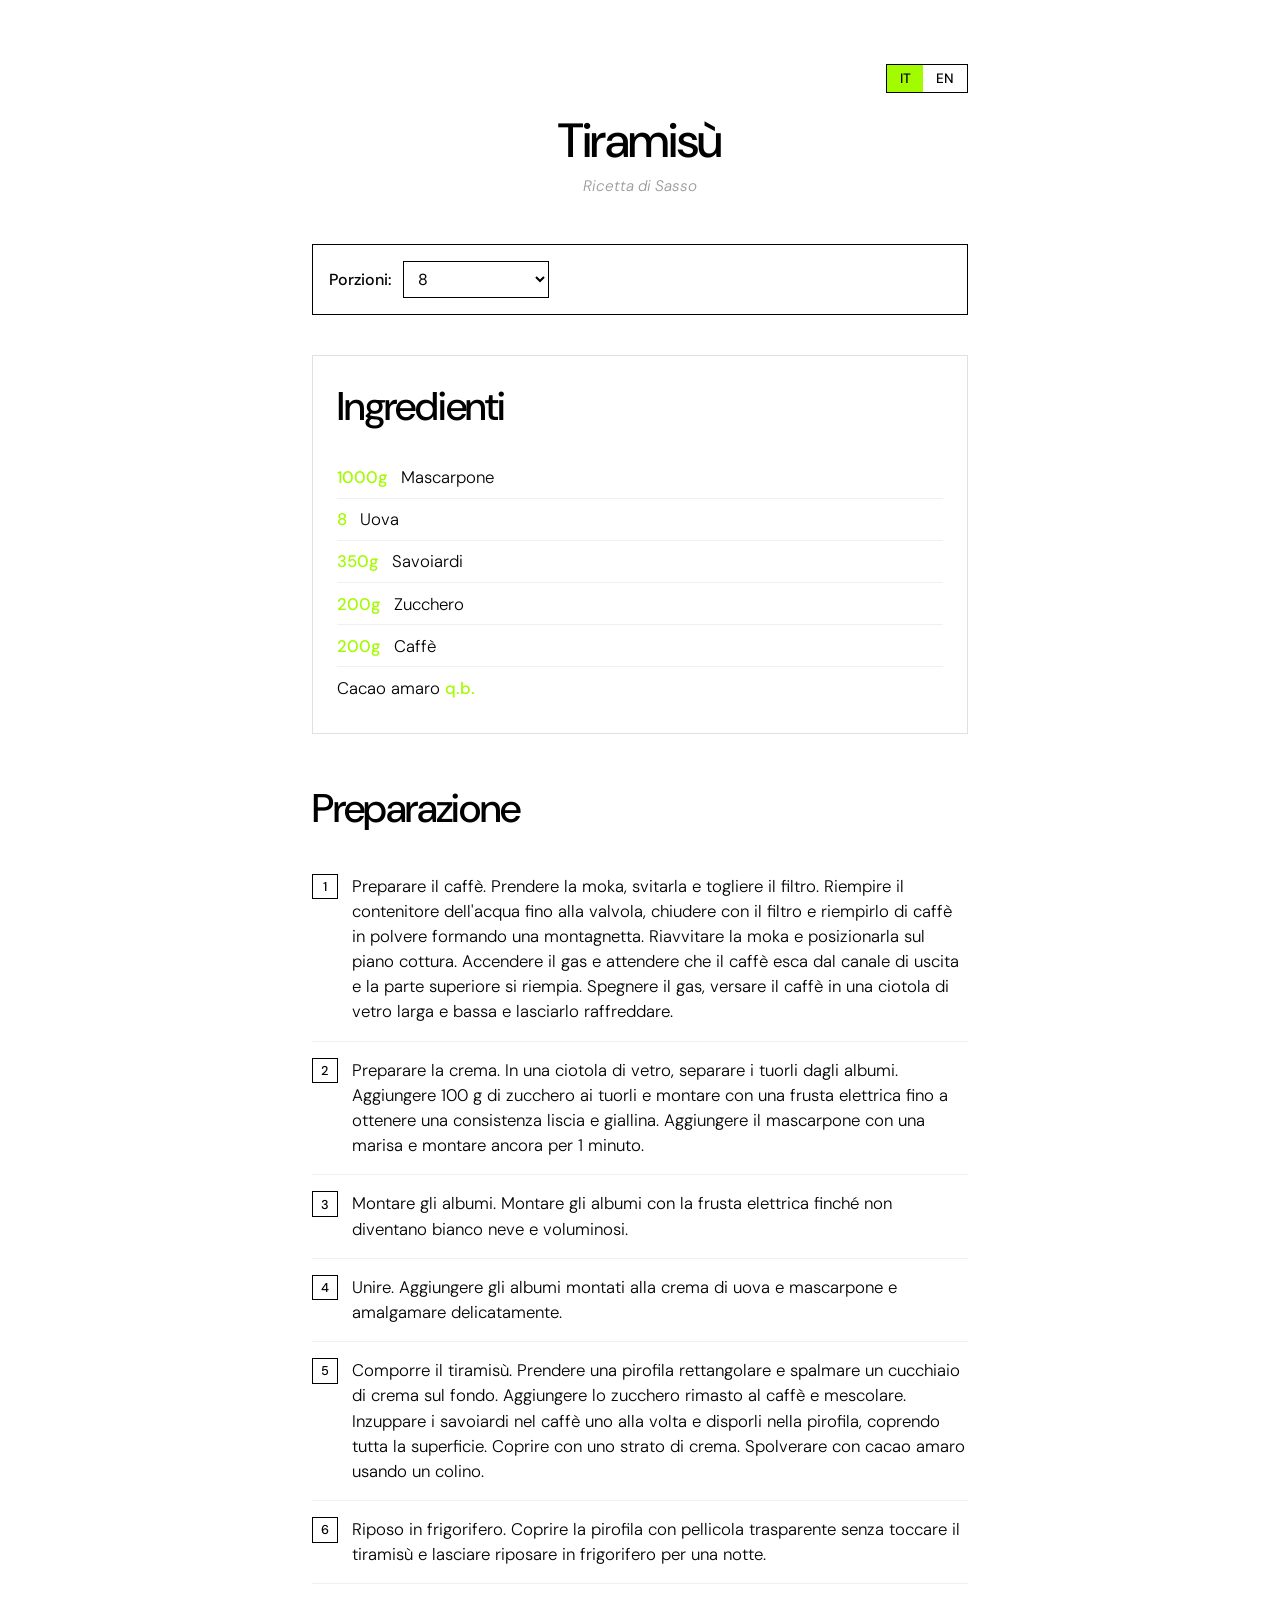
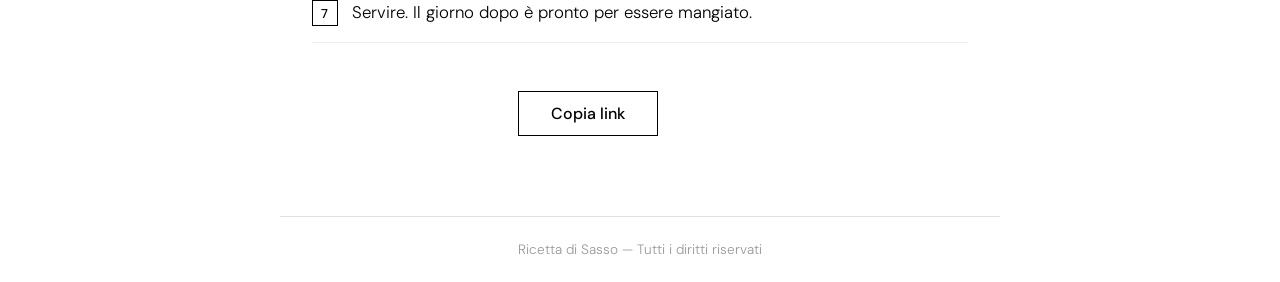
<file: progetto ricetta tiramisù 2/index.html>
<!DOCTYPE html>
<html lang="it">
<head>
  <meta charset="UTF-8">
  <meta name="viewport" content="width=device-width, initial-scale=1.0">
  <title>Tiramisù — Ricetta di Sasso</title>
  <link rel="preconnect" href="https://fonts.googleapis.com">
  <link rel="preconnect" href="https://fonts.gstatic.com" crossorigin>
  <link href="https://fonts.googleapis.com/css2?family=DM+Sans:wght@300;500;700&display=swap" rel="stylesheet">
  <link rel="stylesheet" href="css/style.css">
</head>
<body>
  <div class="container">
    <header>
      <div class="header-top">
        <div class="lang-toggle">
          <button class="lang-btn active" data-lang="it">IT</button>
          <button class="lang-btn" data-lang="en">EN</button>
        </div>
      </div>
      <h1 class="recipe-title" data-it="Tiramisù" data-en="Tiramisù">Tiramisù</h1>
      <p class="recipe-chef" data-it="Ricetta di Sasso" data-en="Recipe by Sasso">Ricetta di Sasso</p>
    </header>

    <section class="portion-selector">
      <label data-it="Porzioni:" data-en="Servings:">Porzioni:</label>
      <select id="portion-select">
        <option value="2">2</option>
        <option value="4">4</option>
        <option value="6">6</option>
        <option value="8" selected>8</option>
        <option value="10">10</option>
        <option value="12">12</option>
        <option value="custom" data-it="Personalizzato" data-en="Custom">Personalizzato</option>
      </select>
      <input type="number" id="portion-custom" min="1" value="8" placeholder="N°">
    </section>

    <section class="ingredients">
      <h2 data-it="Ingredienti" data-en="Ingredients">Ingredienti</h2>
      <ul id="ingredient-list"></ul>
    </section>

    <section class="steps">
      <h2 data-it="Preparazione" data-en="Preparation">Preparazione</h2>
      <ol id="steps-list"></ol>
    </section>

    <section class="share">
      <button id="share-btn" data-it="Copia link" data-en="Copy link">Copia link</button>
      <span id="share-feedback" class="hidden" data-it="Link copiato!" data-en="Link copied!">Link copiato!</span>
    </section>
  </div>

  <footer>
    <p data-it="Ricetta di Sasso — Tutti i diritti riservati" data-en="Recipe by Sasso — All rights reserved">Ricetta di Sasso — Tutti i diritti riservati</p>
  </footer>

  <script src="js/script.js"></script>
</body>
</html>
</file>
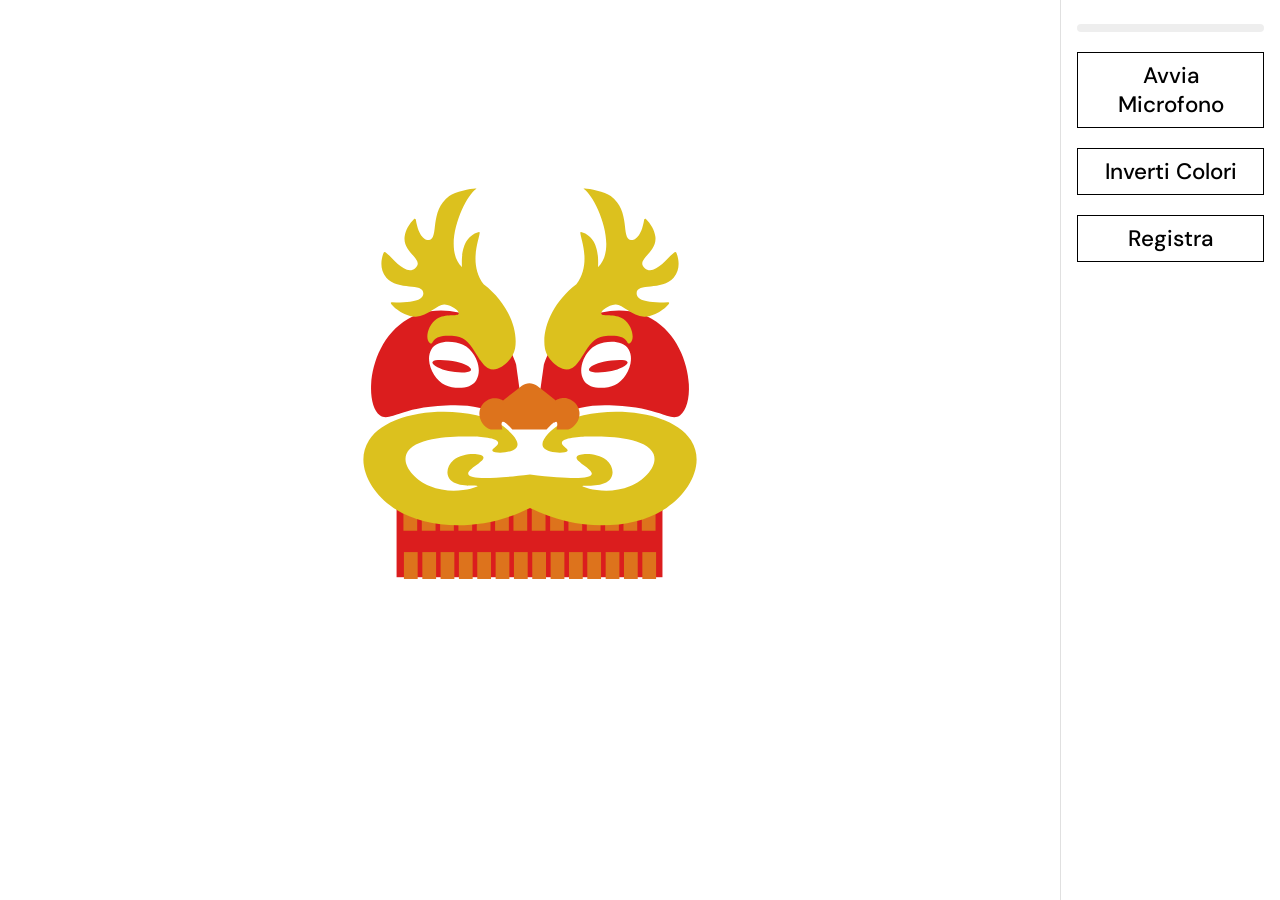
<file: progetto sound responsive/index.html>
<!DOCTYPE html>
<html lang="it">
<head>
<meta charset="UTF-8">
<meta name="viewport" content="width=device-width, initial-scale=1.0">
  <title>Zitto &amp; Parlato</title>
<link rel="preconnect" href="https://fonts.googleapis.com">
<link rel="preconnect" href="https://fonts.gstatic.com" crossorigin>
<link href="https://fonts.googleapis.com/css2?family=DM+Sans:wght@300;500;700&display=swap" rel="stylesheet">
<style>
* { margin: 0; padding: 0; box-sizing: border-box; }
body {
  background: #ffffff;
  display: flex;
  flex-direction: row;
  align-items: stretch;
  min-height: 100vh;
  font-family: 'DM Sans', sans-serif;
  font-weight: 300;
  transition: background 0.3s;
}
.svg-wrap {
  flex: 1;
  display: flex;
  align-items: center;
  justify-content: center;
  padding: 16px;
}
svg#face {
  width: 100%;
  height: 100%;
  max-width: 100%;
  max-height: 100%;
  display: block;
}
.controls {
  width: 220px;
  flex-shrink: 0;
  padding: 24px 16px;
  display: flex;
  flex-direction: column;
  gap: 20px;
  align-items: stretch;
  border-left: 1px solid #e0e0e0;
}
.controls label {
  display: flex;
  flex-direction: column;
  align-items: stretch;
  font-size: 1.3rem;
  font-weight: 300;
  gap: 4px;
  color: #000;
}
.controls input[type="range"] {
  width: 100%;
}
.volume-indicator {
  width: 100%;
  height: 8px;
  background: #eee;
  border-radius: 4px;
  overflow: hidden;
}
.volume-indicator-bar {
  height: 100%;
  width: 0%;
  background: #db1d1e;
  border-radius: 4px;
}
.invert-btn {
  padding: 8px 16px;
  border: 1px solid #000;
  background: transparent;
  cursor: pointer;
  font-size: 1.4rem;
  font-weight: 500;
  font-family: 'DM Sans', sans-serif;
  color: #000;
  transition: background 0.2s, color 0.2s;
}
.invert-btn:hover {
  background: #A3FB00;
  border-color: #A3FB00;
}
body.invert { background: #000000; }
body.invert svg#face { filter: invert(1); }
body.invert .volume-indicator { background: #333; }
body.invert .volume-indicator-bar { background: #24e2e1; }
body.invert .controls { border-left-color: #444; }
body.invert .invert-btn { border-color: #fff; color: #fff; }
body.invert .invert-btn:hover { background: #A3FB00; color: #000; border-color: #A3FB00; }
body.invert label { color: #fff; }
</style>
</head>
<body>

<div class="svg-wrap">
<svg id="face" viewBox="0 0 1920 1080" xmlns="http://www.w3.org/2000/svg">
  <rect id="bg-rect" fill="#ffffff" width="1920" height="1080" x="0" y="0"/>
  <rect id="bocca-bg" fill="#db1d1e" x="710.8" y="638" width="496.6" height="139.6"/>
  <g id="denti_inferiori">
    <rect id="di-0" fill="#dd731c" x="724.5" y="730.7" width="25.7" height="50.2"/>
    <rect id="di-1" fill="#dd731c" x="758.9" y="730.7" width="25.7" height="50.2"/>
    <rect id="di-2" fill="#dd731c" x="793" y="730.7" width="25.7" height="50.2"/>
    <rect id="di-3" fill="#dd731c" x="827.2" y="730.7" width="25.7" height="50.2"/>
    <rect id="di-4" fill="#dd731c" x="861.5" y="730.7" width="25.7" height="50.2"/>
    <rect id="di-5" fill="#dd731c" x="895.8" y="730.7" width="25.7" height="50.2"/>
    <rect id="di-6" fill="#dd731c" x="930" y="730.7" width="25.7" height="50.2"/>
    <rect id="di-7" fill="#dd731c" x="964.2" y="730.7" width="25.7" height="50.2"/>
    <rect id="di-8" fill="#dd731c" x="998.5" y="730.7" width="25.7" height="50.2"/>
    <rect id="di-9" fill="#dd731c" x="1032.8" y="730.7" width="25.7" height="50.2"/>
    <rect id="di-10" fill="#dd731c" x="1067" y="730.7" width="25.7" height="50.2"/>
    <rect id="di-11" fill="#dd731c" x="1101.3" y="730.7" width="25.7" height="50.2"/>
    <rect id="di-12" fill="#dd731c" x="1135.5" y="730.7" width="25.7" height="50.2"/>
    <rect id="di-13" fill="#dd731c" x="1169.8" y="730.7" width="25.7" height="50.2"/>
  </g>
  <g id="denti_superiori">
    <rect id="ds-0" fill="#dd731c" x="723.6" y="638" width="25.7" height="52.8"/>
    <rect id="ds-1" fill="#dd731c" x="757.9" y="638" width="25.7" height="52.8"/>
    <rect id="ds-2" fill="#dd731c" x="792.1" y="638" width="25.7" height="52.8"/>
    <rect id="ds-3" fill="#dd731c" x="826.3" y="638" width="25.7" height="52.8"/>
    <rect id="ds-4" fill="#dd731c" x="860.6" y="638" width="25.7" height="52.8"/>
    <rect id="ds-5" fill="#dd731c" x="894.8" y="638" width="25.7" height="52.8"/>
    <rect id="ds-6" fill="#dd731c" x="929.1" y="638" width="25.7" height="52.8"/>
    <rect id="ds-7" fill="#dd731c" x="963.3" y="638" width="25.7" height="52.8"/>
    <rect id="ds-8" fill="#dd731c" x="997.6" y="638" width="25.7" height="52.8"/>
    <rect id="ds-9" fill="#dd731c" x="1031.8" y="638" width="25.7" height="52.8"/>
    <rect id="ds-10" fill="#dd731c" x="1066.1" y="638" width="25.7" height="52.8"/>
    <rect id="ds-11" fill="#dd731c" x="1100.3" y="638" width="25.7" height="52.8"/>
    <rect id="ds-12" fill="#dd731c" x="1134.6" y="638" width="25.7" height="52.8"/>
    <rect id="ds-13" fill="#dd731c" x="1168.8" y="638" width="25.7" height="52.8"/>
  </g>
  <path id="viso-sx" fill="#db1d1e" d="M934.1,380.1c-5.6-16.9-14.9-35.8-30.7-52.7-20.1-21.6-47.5-37.2-76.8-44-17.4-4.1-35.3-5.1-52.8-2.4-11.3,1.7-22.4,4.9-33,9.8-3,1.4-5.9,2.9-8.7,4.5-45.6,26.1-66.5,79.5-68.8,122.1-1.4,26.6,4.5,49,16.2,57.7,17.5,13,36.4-12.5,108.2-17.3,33.3-2.2,87.4-5.8,122.2,26.5,1.5,1.4,2.9,2.8,4.2,4.2,7.8-6,15.6-12.1,23.4-18.2,2.3-1.7,4.7-3.1,7.3-4.1-2.7-33.2-8.8-70.9-10.7-86.1h0ZM859.7,409.5c-10.6,17.5-40,17.1-58.3,8.9-22.1-9.9-38.3-45.3-25.4-66.5,10.6-17.5,40.6-16.5,58.9-8.3,22.1,9.9,37.7,44.7,24.8,65.9Z"/>
  <path id="viso-dx" fill="#db1d1e" d="M985.9,380.1c5.6-16.9,14.9-35.8,30.7-52.7,20.1-21.6,47.5-37.2,76.8-44,17.4-4.1,35.3-5.1,52.8-2.4,11.3,1.7,22.4,4.9,33,9.8,3,1.4,5.9,2.9,8.7,4.5,45.6,26.1,66.5,79.5,68.8,122.1,1.4,26.6-4.5,49-16.2,57.7-17.5,13-36.4-12.5-108.2-17.3-33.3-2.2-87.4-5.8-122.2,26.5-1.5,1.4-2.9,2.8-4.2,4.2-7.8-6-15.6-12.1-23.4-18.2-2.3-1.7-4.7-3.1-7.3-4.1,2.7-33.2,8.8-70.9,10.7-86.1h0ZM1060.3,409.5c10.6,17.5,40,17.1,58.3,8.9,22.1-9.9,38.3-45.3,25.4-66.5-10.6-17.5-40.6-16.5-58.9-8.3-22.1,9.9-37.7,44.7-24.8,65.9Z"/>
  <path id="pupilla-sx" fill="#db1d1e" d="M849.1,391.8c-4.1,4.7-25.7,4-41.6.7-15.9-3.2-33.5-12.7-29.2-17.5,4.1-4.7,28.5-2.9,44.4.3s30.6,11.7,26.5,16.4h-.1Z"/>
  <path id="pupilla-dx" fill="#db1d1e" d="M1070.9,391.8c4.1,4.7,25.7,4,41.6.7,15.9-3.2,33.5-12.7,29.2-17.5-4.1-4.7-28.5-2.9-44.4.3s-30.6,11.7-26.5,16.4h.1Z"/>
  <path id="sopracciglia-sx" fill="#dcc11e" d="M890.3,389.5c-27.8-1.4-32.9-58.1-68.3-62.1-52.2-5.9-39.7,19.4-49.2,12.8-9-6.2-4.5-33.2,12.7-44.9,16.8-11.5,39.4-3.9,41.3-10,1.5-4.9-11.4-15.4-26.2-17.1-12.5-1.4-30,21.4-54,22.8-23,1.4-55.1-27.7-44.5-27.1,54.2,3.1,58.7-10.1,58.7-16.5,0-21.1-47.1-3.9-69.1-29.2-14.3-16.4-8.8-38.1-4.8-47.1s37.3,48,58.7,29.3c18.5-16.2-23.4-28.3-19.8-58.5,1.6-13.6,9.2-24.8,17.3-33.1,1.1-1.1,3.3-.7,3.6.7,6.2,37.6,20.9,39,24.9,38.3,19.1-3.1-.5-54.1,37.6-82.3,13.7-10.1,56.3-17,50-12.8-21.2,14-64.8,108.2-26.5,145.5,1.5,1.5-7.9-54.9,32-65.4,8-2.1-24.3,54.5,8.7,97.5,44.9,34.2,65.1,84.5,58.7,119.9-3.2,17.9-23.9,40.1-42.1,39.2h.3,0Z"/>
  <path id="sopracciglia-dx" fill="#dcc11e" d="M1029.7,389.5c27.8-1.4,32.9-58.1,68.3-62.1,52.2-5.9,39.7,19.4,49.2,12.8,9-6.2,4.5-33.2-12.7-44.9-16.8-11.5-39.4-3.9-41.3-10-1.5-4.9,11.4-15.4,26.2-17.1,12.5-1.4,30,21.4,54,22.8,23,1.4,55.1-27.7,44.5-27.1-54.2,3.1-58.7-10.1-58.7-16.5,0-21.1,47.1-3.9,69.1-29.2,14.3-16.4,8.8-38.1,4.8-47.1s-37.3,48-58.7,29.3c-18.5-16.2,23.4-28.3,19.8-58.5-1.6-13.6-9.2-24.8-17.3-33.1-1.1-1.1-3.3-.7-3.6.7-6.2,37.6-20.9,39-24.9,38.3-19.1-3.1.5-54.1-37.6-82.3-13.7-10.1-56.3-17-50-12.8,21.2,14,64.8,108.2,26.5,145.5-1.5,1.5,7.9-54.9-32-65.4-8-2.1,24.3,54.5-8.7,97.5-44.9,34.2-65.1,84.5-58.7,119.9,3.2,17.9,23.9,40.1,42.1,39.2h-.3Z"/>
  <path id="baffo-dx" fill="#dcc11e" d="M960,648.2c86.9,44.5,193,41.8,254.9,0,43.6-29.5,73-83.7,45.8-126.2-41.5-64.9-191.4-65.9-248-28.1-13.2,8.8-36.1,29.6-27.6,41.4,7.9,11,41.5,11.8,44.9,6.4,2.5-4-12.3-9.6-10.4-15.9,3-9.8,43.7-10.8,48.4-10.8,21.2-.4,109.1-1.9,122.8,32.5,8.4,21.2-14.8,47.7-43.2,59.9-41.9,18-90.1,2.7-89.9,0,0-2.4,36.8,3.1,50.9-11.5,9.5-9.8,6.6-26.7-5.9-37-17.5-14.3-50.8-13.3-55.3-6.4-5.4,8.3,32.3,23.5,27.6,33.2-3.3,6.9-28.3,10.6-115,0v62.5h0Z"/>
  <path id="baffo-sx" fill="#dcc11e" d="M960,648.2c-86.9,44.5-193,41.8-254.9,0-43.6-29.5-73-83.7-45.8-126.2,41.5-64.9,191.4-65.9,248-28.1,13.2,8.8,36.1,29.6,27.6,41.4-7.9,11-41.5,11.8-44.9,6.4-2.5-4,12.3-9.6,10.4-15.9-3-9.8-43.7-10.8-48.4-10.8-21.2-.4-109.1-1.9-122.8,32.5-8.4,21.2,14.8,47.7,43.2,59.9,41.9,18,90.1,2.7,89.9,0,0-2.4-36.8,3.1-50.9-11.5-9.5-9.8-6.6-26.7,5.9-37,17.5-14.3,50.8-13.3,55.3-6.4,5.4,8.3-32.3,23.5-27.6,33.2,3.3,6.9,28.3,10.6,115,0v62.5h0Z"/>
  <path id="naso" fill="#dd731c" d="M959,501.9h-32c-9.7-11.1-16-15.9-18.6-14.3-2,1.1-2,5.9,0,14.3h-22c-14.6-6-22.9-20.6-20.6-34.4,1.8-10.4,9.6-20.3,21-23.4,11.5-3.1,21,2.2,22.9,3.3,11.7-9.1,23.4-18.2,35.1-27.3,8.3-6.5,19.9-6.5,28.3,0,11.7,9.1,23.4,18.2,35.1,27.3,1.9-1.1,11.5-6.5,22.9-3.3,11.4,3.1,19.3,13.1,21,23.4,2.4,13.8-6,28.4-20.6,34.4h-22c2-8.4,2-13.2,0-14.3-2.7-1.5-8.9,3.3-18.6,14.3h-32"/>
</svg>
</div>

<div class="controls">
  <div class="volume-indicator">
    <div class="volume-indicator-bar" id="volume-bar"></div>
  </div>
  <button id="btn-start" class="invert-btn">Avvia Microfono</button>
  <button id="btn-invert" class="invert-btn">Inverti Colori</button>
  <button id="btn-record" class="invert-btn">Registra</button>
</div>

<script>
function lerp(a, b, t) {
  return a + (b - a) * t;
}

const PATH_PARAMS = { M:2, m:2, c:6, s:4, h:1, v:1, l:2, q:4, t:2, a:7, C:6, S:4, H:1, V:1, L:2, Q:4, T:2, A:7, Z:0, z:0 };

function lerpPath(dA, dB, t) {
  const re = /[MZLCSHVATlcshatq][^MZLCSHVATlcshatq]*/g;
  const partsA = dA.match(re) || [];
  const partsB = dB.match(re) || [];
  const out = [];
  for (let i = 0; i < Math.min(partsA.length, partsB.length); i++) {
    const chunkA = partsA[i];
    const cmd = chunkA[0];
    const maxNums = PATH_PARAMS[cmd];
    if (maxNums === undefined) { out.push(chunkA); continue; }
    const numsA = (chunkA.slice(1).match(/-?(?:\d+\.?\d*|\.\d+)(?:e[+-]?\d+)?/g) || []).map(Number);
    const numsB = (partsB[i].slice(1).match(/-?(?:\d+\.?\d*|\.\d+)(?:e[+-]?\d+)?/g) || []).map(Number);
    const len = Math.min(numsA.length, numsB.length);
    if (len === 0) { out.push(cmd); continue; }
    out.push(cmd);
    for (let j = 0; j < len; j++) {
      out.push(lerp(numsA[j], numsB[j], t).toFixed(1));
    }
  }
  return out.join(' ');
}

const MORPH = {
  boccaBg: {
    el: () => document.getElementById('bocca-bg'),
    attrs: [
      { attr: 'height', a: 139.6, b: 442 }
    ]
  },
  dentiSup: Array.from({ length: 14 }, (_, i) => ({
    el: () => document.getElementById('ds-' + i),
    attrs: [
      { attr: 'height', a: 52.8, b: 180 }
    ]
  })),
  dentiInf: Array.from({ length: 14 }, (_, i) => ({
    el: () => document.getElementById('di-' + i),
    attrs: [
      { attr: 'y', a: 730.7, b: 920 },
      { attr: 'height', a: 50.2, b: 160 }
    ]
  })),
  pupillaSx: {
    el: () => document.getElementById('pupilla-sx'),
    isPath: true,
    a: 'M849.1,391.8c-4.1,4.7-25.7,4-41.6.7-15.9-3.2-33.5-12.7-29.2-17.5,4.1-4.7,28.5-2.9,44.4.3s30.6,11.7,26.5,16.4h-.1Z',
    b: 'M849.1,403.2c-4.1,13.6-25.7,11.4-41.6,2.1-15.9-9.3-33.5-36.4-29.2-50.1,4.1-13.6,28.5-8.4,44.4.9s30.6,33.5,26.5,47.1h0Z'
  },
  pupillaDx: {
    el: () => document.getElementById('pupilla-dx'),
    isPath: true,
    a: 'M1070.9,391.8c4.1,4.7,25.7,4,41.6.7,15.9-3.2,33.5-12.7,29.2-17.5-4.1-4.7-28.5-2.9-44.4.3s-30.6,11.7-26.5,16.4h.1Z',
    b: 'M1070.9,403.2c4.1,13.6,25.7,11.4,41.6,2.1,15.9-9.3,33.5-36.4,29.2-50.1-4.1-13.6-28.5-8.4-44.4.9s-30.6,33.5-26.5,47.1h0Z'
  }
};

function applyMorph(t) {
  for (const key in MORPH) {
    const item = MORPH[key];
    if (Array.isArray(item)) {
      for (const sub of item) {
        const el = sub.el();
        if (!el) continue;
        for (const a of sub.attrs) {
          el.setAttribute(a.attr, lerp(a.a, a.b, t).toFixed(1));
        }
      }
    } else {
      const el = item.el();
      if (!el) continue;
      if (item.isPath) {
        el.setAttribute('d', lerpPath(item.a, item.b, t));
      } else if (item.attrs) {
        for (const a of item.attrs) {
          el.setAttribute(a.attr, lerp(a.a, a.b, t).toFixed(1));
        }
      }
    }
  }
}

let audioCtx, analyser, dataArray;
let isAudioReady = false;
let envelope = 0;
let micLevel = 0;
let audioStream = null;
const MIC_GAIN = 5;

const envelopeParams = {
  attack: 0.2,
  release: 0.2,
  threshold: 0.002
};

async function initAudio() {
  try {
    audioCtx = new (window.AudioContext || window.webkitAudioContext)();
    if (audioCtx.state === 'suspended') {
      await audioCtx.resume();
    }
    const stream = await navigator.mediaDevices.getUserMedia({ audio: true });
    audioStream = stream;
    const source = audioCtx.createMediaStreamSource(stream);
    analyser = audioCtx.createAnalyser();
    analyser.fftSize = 1024;
    source.connect(analyser);
    dataArray = new Uint8Array(analyser.frequencyBinCount);
    isAudioReady = true;
    document.getElementById('btn-start').textContent = 'Microfono Attivo';
    document.getElementById('btn-start').disabled = true;
  } catch (e) {
    console.warn('Microfono non accessibile:', e);
    document.getElementById('btn-start').textContent = 'Permesso negato, riprova';
  }
}

function getRMS() {
  if (!isAudioReady) return 0;
  analyser.getByteTimeDomainData(dataArray);
  let sum = 0;
  for (let i = 0; i < dataArray.length; i++) {
    const val = (dataArray[i] - 128) / 128;
    sum += val * val;
  }
  return Math.sqrt(sum / dataArray.length);
}

function updateEnvelope() {
  micLevel = getRMS();
  const amplified = Math.min(1, micLevel * MIC_GAIN);
  const t = envelopeParams.threshold;
  const signal = amplified > t ? (amplified - t) / (1 - t) : 0;
  if (signal > envelope) {
    envelope += envelopeParams.attack * (signal - envelope);
  } else {
    envelope += envelopeParams.release * (signal - envelope);
  }
  if (envelope < 0.001) envelope = 0;
}

function updateVolumeUI(level) {
  const bar = document.getElementById('volume-bar');
  if (bar) {
    bar.style.width = Math.min(100, level * 100) + '%';
  }
}

function applyExtras(t) {
  const browDy = lerp(0, -30, t);
  const sx = document.getElementById('sopracciglia-sx');
  const dx = document.getElementById('sopracciglia-dx');
  if (sx) sx.setAttribute('transform', 'translate(0,' + browDy.toFixed(1) + ')');
  if (dx) dx.setAttribute('transform', 'translate(0,' + browDy.toFixed(1) + ')');
  const naso = document.getElementById('naso');
  if (naso) {
    const s = lerp(1, 1.06, t);
    naso.setAttribute('transform', 'translate(959,502) scale(' + s.toFixed(4) + ',1) translate(-959,-502)');
  }
}

// Recording
let recCanvas = null, recCtx = null, mediaRecorder = null, recChunks = [];
let isRecording = false;
let recFrameCount = 0;

function captureSVGFrame() {
  if (!recCanvas || !recCtx) return;
  recCtx.filter = document.body.classList.contains('invert') ? 'invert(1)' : 'none';
  const svg = document.getElementById('face');
  const svgData = new XMLSerializer().serializeToString(svg);
  const blob = new Blob([svgData], { type: 'image/svg+xml;charset=utf-8' });
  const url = URL.createObjectURL(blob);
  const img = new Image();
  img.onload = () => {
    recCtx.drawImage(img, 0, 0, 1920, 1080);
    URL.revokeObjectURL(url);
  };
  img.onerror = () => URL.revokeObjectURL(url);
  img.src = url;
}

function startRecording() {
  if (!audioStream) return;
  recCanvas = document.createElement('canvas');
  recCanvas.width = 1920;
  recCanvas.height = 1080;
  recCtx = recCanvas.getContext('2d');
  const canvasStream = recCanvas.captureStream(60);
  const micTrack = audioStream.getAudioTracks()[0].clone();
  const tracks = [...canvasStream.getTracks(), micTrack];
  const combinedStream = new MediaStream(tracks);
  const mimeType = 'video/webm;codecs=vp9,opus';
  mediaRecorder = new MediaRecorder(combinedStream, { mimeType });
  recChunks = [];
  mediaRecorder.ondataavailable = (e) => { if (e.data.size > 0) recChunks.push(e.data); };
  mediaRecorder.onstop = () => {
    const blob = new Blob(recChunks, { type: mimeType });
    const url = URL.createObjectURL(blob);
    const a = document.createElement('a');
    const ts = new Date().toISOString().slice(0,19).replace(/[:-]/g, '');
    a.href = url;
    a.download = 'registrazione_' + ts + '.webm';
    a.click();
    URL.revokeObjectURL(url);
    recChunks = [];
    recCanvas = null; recCtx = null;
  };
  mediaRecorder.start();
  isRecording = true;
  document.getElementById('btn-record').textContent = '⏺ Registrazione…';
  document.getElementById('btn-record').style.color = '#db1d1e';
}

function stopRecording() {
  if (mediaRecorder && mediaRecorder.state !== 'inactive') mediaRecorder.stop();
  isRecording = false;
  document.getElementById('btn-record').textContent = 'Registra';
  document.getElementById('btn-record').style.color = '';
}

function animate() {
  if (isAudioReady) {
    updateEnvelope();
    applyMorph(envelope);
    applyExtras(envelope);
    updateVolumeUI(envelope);
    if (isRecording) {
      captureSVGFrame();
    }
  } else {
    applyMorph(0);
    applyExtras(0);
  }
  requestAnimationFrame(animate);
}

document.addEventListener('DOMContentLoaded', () => {
  document.getElementById('btn-invert').addEventListener('click', () => {
    document.body.classList.toggle('invert');
  });
  document.getElementById('btn-start').addEventListener('click', initAudio);
  document.getElementById('btn-record').addEventListener('click', () => {
    if (isRecording) stopRecording();
    else startRecording();
  });
  animate();
});
</script>
</body>
</html>
</file>
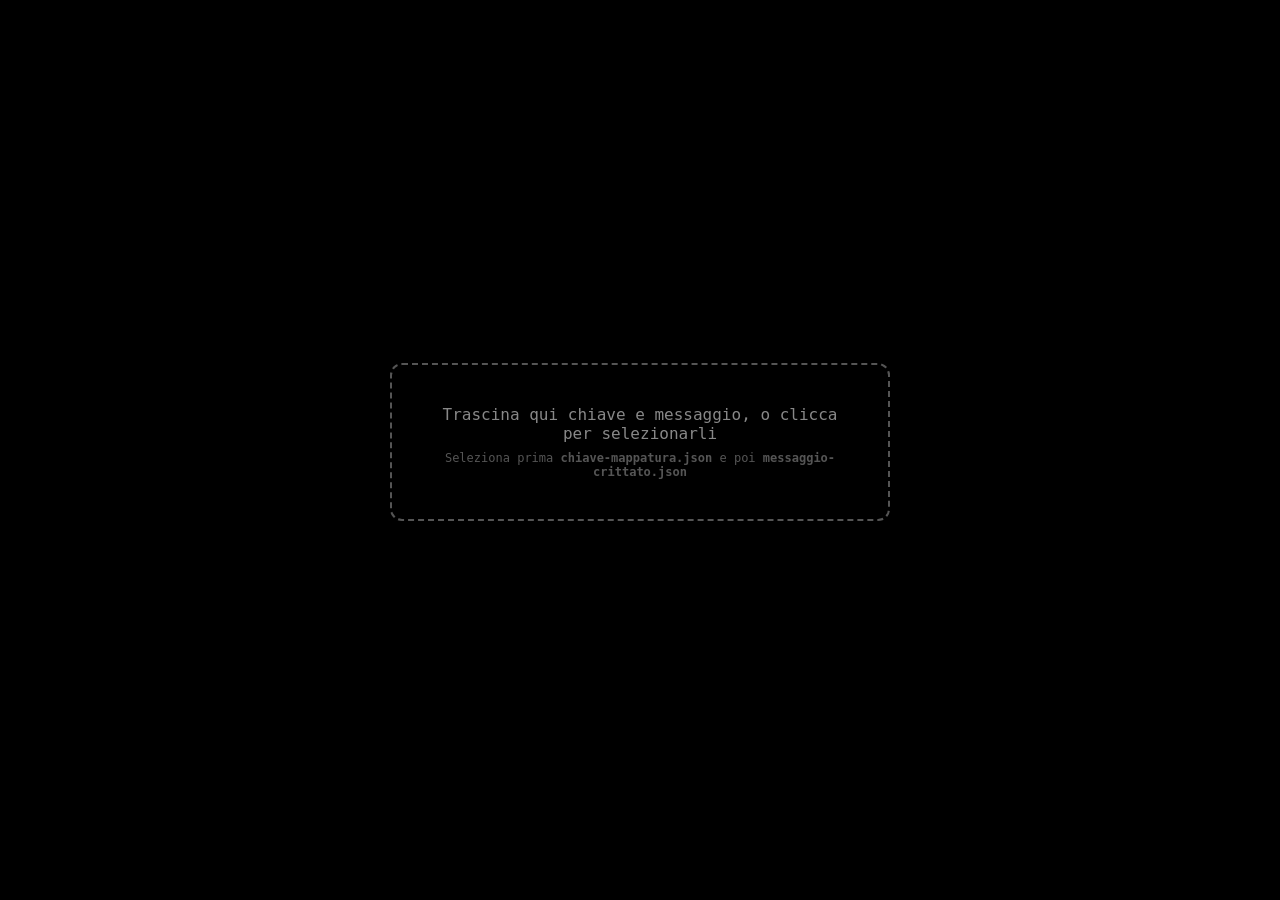
<file: progetto hands/decodifica.html>
<!DOCTYPE html>
<html lang="en">
<head>
<meta charset="UTF-8">
<meta name="viewport" content="width=device-width, initial-scale=1.0">
<title>Decodifica Messaggio</title>
<style>
  * { margin: 0; padding: 0; box-sizing: border-box; }
  html, body { width: 100%; height: 100%; overflow: hidden; background: #000; }
  body { display: flex; align-items: center; justify-content: center; flex-direction: column; font-family: monospace; }
  #drop-area {
    border: 2px dashed #555;
    border-radius: 12px;
    padding: 40px;
    text-align: center;
    color: #888;
    font-size: 16px;
    cursor: pointer;
    transition: border-color 0.2s, color 0.2s;
    max-width: 500px;
  }
  #drop-area:hover { border-color: #aaa; color: #fff; }
  #drop-area.dragover { border-color: #0cf; color: #0cf; }
  #drop-area.hidden { display: none; }
  #drop-area small { display: block; margin-top: 8px; font-size: 12px; color: #555; }
  #key-status, #msg-status { margin-top: 8px; font-size: 13px; }
  .ok { color: #44ff44; }
  .err { color: #ff4444; }
  #result { display: none; text-align: center; }
  #result .label { color: #888; font-size: 16px; margin-bottom: 24px; }
  #result .digits { color: #fff; font-size: 56px; font-weight: bold; word-break: break-all; letter-spacing: 8px; }
  #result .info { color: #555; font-size: 12px; margin-top: 16px; }
  #files { display: none; }
</style>
</head>
<body>

<div id="drop-area">
  Trascina qui chiave e messaggio, o clicca per selezionarli
  <small>Seleziona prima <strong>chiave-mappatura.json</strong> e poi <strong>messaggio-crittato.json</strong></small>
</div>
<input type="file" id="files" accept=".json" multiple>

<div id="key-status"></div>
<div id="msg-status"></div>

<div id="result">
  <div class="label">Ecco il tuo messaggio segreto</div>
  <div class="digits" id="msg-text"></div>
  <div class="info" id="msg-info"></div>
</div>

<script>
"use strict";

const dropArea = document.getElementById('drop-area');
const fileInput = document.getElementById('files');
const keyStatus = document.getElementById('key-status');
const msgStatus = document.getElementById('msg-status');
const resultDiv = document.getElementById('result');
const msgText = document.getElementById('msg-text');
const msgInfo = document.getElementById('msg-info');

let loadedKey = null;
let loadedMsg = null;

function resetUI() {
  keyStatus.textContent = '';
  keyStatus.className = '';
  msgStatus.textContent = '';
  msgStatus.className = '';
  resultDiv.style.display = 'none';
}

function setKeyStatus(text, ok) {
  keyStatus.textContent = text;
  keyStatus.className = ok ? 'ok' : 'err';
}

function setMsgStatus(text, ok) {
  msgStatus.textContent = text;
  msgStatus.className = ok ? 'ok' : 'err';
}

function tryDecode() {
  if (!loadedKey || !loadedMsg) return;

  // Validate: check key covers all digits in message
  const digits = loadedMsg.cifre || [];
  const unknown = digits.filter(d => loadedKey.mappatura[d.toString()] === undefined);
  if (unknown.length > 0) {
    setMsgStatus(`Attenzione: ${unknown.length} cifra/e non presenti nella chiave`, false);
  }

  // Show result
  const text = digits.join(' ');
  msgText.textContent = text.length > 0 ? text : '(vuoto)';
  msgInfo.textContent = `${digits.length} cifre | chiave: ${loadedKey.nome || 'sconosciuta'}`;
  resultDiv.style.display = 'block';
  dropArea.classList.add('hidden');
  dropArea.style.display = 'none';
}

function validateKey(data) {
  if (!data || !data.mappatura) return 'Manca "mappatura"';
  const entries = Object.entries(data.mappatura);
  if (entries.length !== 10) return 'Servono 10 cifre (0-9)';
  for (let i = 0; i < 10; i++) {
    const entry = data.mappatura[i.toString()];
    if (!entry) return `Manca cifra ${i}`;
    if (entry.hand !== 'Left' && entry.hand !== 'Right') return `Cifra ${i}: hand deve essere Left o Right`;
    if (!Number.isInteger(entry.dita_estese) || entry.dita_estese < 0 || entry.dita_estese > 4) return `Cifra ${i}: dita_estese deve essere 0-4`;
  }
  return null;
}

function validateMsg(data) {
  if (!data || !data.cifre) return 'Manca "cifre"';
  if (!Array.isArray(data.cifre)) return '"cifre" deve essere un array';
  for (const d of data.cifre) {
    if (!Number.isInteger(d) || d < 0 || d > 9) return `Cifra non valida: ${d}`;
  }
  return null;
}

function handleFiles(files) {
  let pending = files.length;

  for (const file of files) {
    const reader = new FileReader();
    reader.onload = (e) => {
      try {
        const data = JSON.parse(e.target.result);

        if (data.mappatura) {
          const err = validateKey(data);
          if (err) {
            setKeyStatus(`✗ ${file.name}: ${err}`, false);
            return;
          }
          loadedKey = data;
          setKeyStatus(`✓ ${file.name} caricata`, true);
        } else if (data.cifre) {
          const err = validateMsg(data);
          if (err) {
            setMsgStatus(`✗ ${file.name}: ${err}`, false);
            return;
          }
          loadedMsg = data;
          setMsgStatus(`✓ ${file.name} caricato (${data.cifre.length} cifre)`, true);
        } else {
          setMsgStatus(`✗ ${file.name}: formato sconosciuto`, false);
        }
      } catch (err) {
        setMsgStatus(`✗ ${file.name}: JSON non valido`, false);
      }

      if (loadedKey && loadedMsg) {
        tryDecode();
      }
    };
    reader.readAsText(file);
  }
}

dropArea.addEventListener('click', () => fileInput.click());

dropArea.addEventListener('dragover', (e) => {
  e.preventDefault();
  dropArea.classList.add('dragover');
});

dropArea.addEventListener('dragleave', () => {
  dropArea.classList.remove('dragover');
});

dropArea.addEventListener('drop', (e) => {
  e.preventDefault();
  dropArea.classList.remove('dragover');
  if (e.dataTransfer.files.length > 0) {
    loadedKey = null;
    loadedMsg = null;
    resultDiv.style.display = 'none';
    keyStatus.textContent = '';
    keyStatus.className = '';
    msgStatus.textContent = '';
    msgStatus.className = '';
    handleFiles(e.dataTransfer.files);
  }
});

fileInput.addEventListener('change', (e) => {
  if (e.target.files.length > 0) {
    handleFiles(e.target.files);
  }
});
</script>
</body>
</html>
</file>
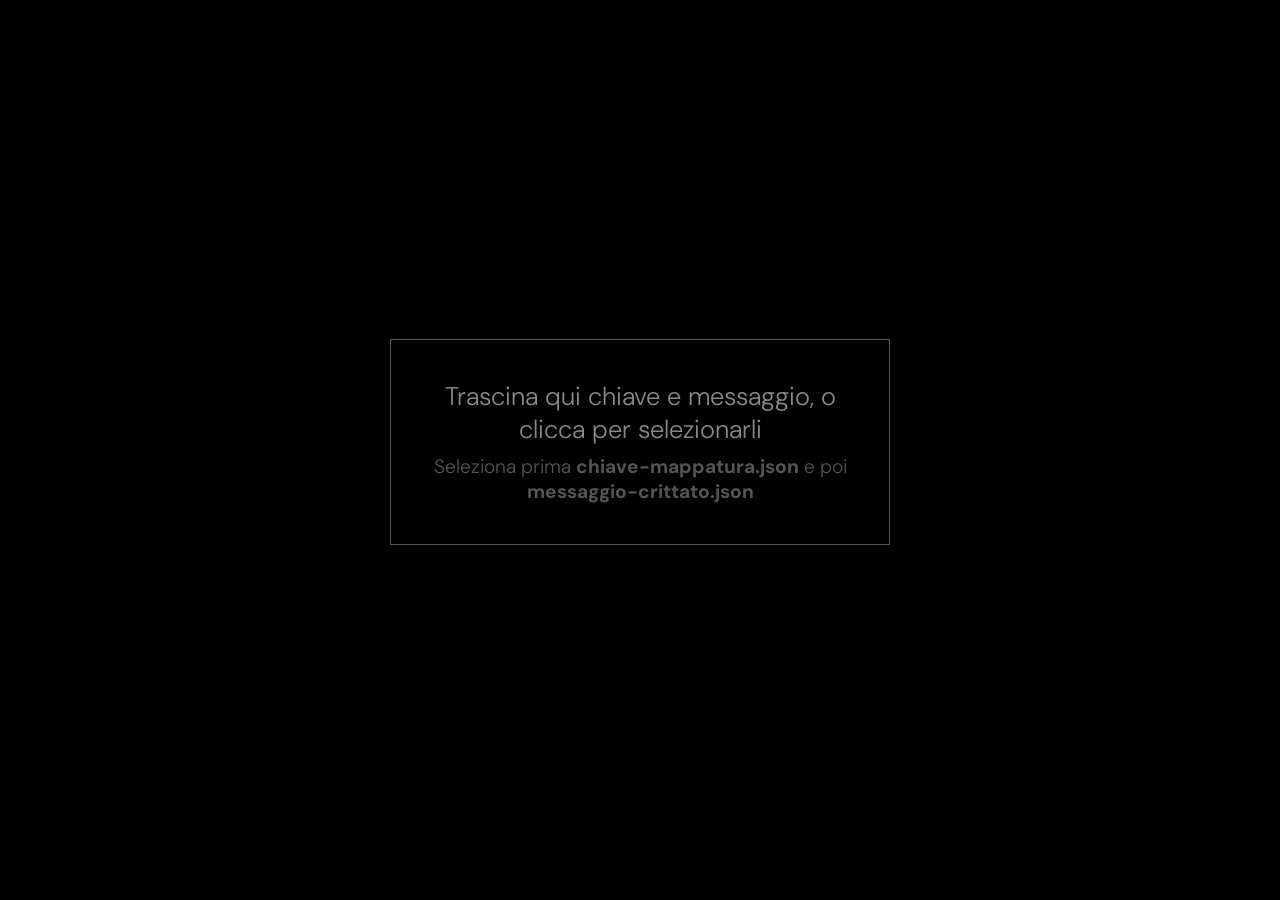
<file: progetto hands/lettura.html>
<!DOCTYPE html>
<html lang="en">
<head>
<meta charset="UTF-8">
<meta name="viewport" content="width=device-width, initial-scale=1.0">
<title>Lettura Messaggio</title>
<link rel="preconnect" href="https://fonts.googleapis.com">
<link rel="preconnect" href="https://fonts.gstatic.com" crossorigin>
<link href="https://fonts.googleapis.com/css2?family=DM+Sans:wght@300;500;700&display=swap" rel="stylesheet">
<style>
  * { margin: 0; padding: 0; box-sizing: border-box; }
  html, body { width: 100%; height: 100%; overflow: hidden; background: #000; }
  body { display: flex; align-items: center; justify-content: center; flex-direction: column; font-family: 'DM Sans', sans-serif; font-weight: 300; }
  #drop-area {
    border: 1px solid #555;
    padding: 40px;
    text-align: center;
    color: #888;
    font-size: 1.6rem;
    cursor: pointer;
    transition: border-color 0.2s, color 0.2s;
    max-width: 500px;
  }
  #drop-area:hover { border-color: #A3FB00; color: #A3FB00; }
  #drop-area.dragover { border-color: #A3FB00; color: #A3FB00; }
  #drop-area.hidden { display: none; }
  #drop-area small { display: block; margin-top: 8px; font-size: 1.2rem; color: #555; font-weight: 300; }
  #key-status, #msg-status { margin-top: 8px; font-size: 1.3rem; }
  .ok { color: #A3FB00; }
  .err { color: #ff4444; }
  #result { display: none; text-align: center; }
  #result .label { color: #888; font-size: 1.6rem; margin-bottom: 24px; }
  #result .digits { color: #fff; font-size: 56px; font-weight: 700; word-break: break-all; letter-spacing: 8px; font-family: 'DM Sans', sans-serif; }
  #result .info { color: #555; font-size: 1.2rem; margin-top: 16px; }
  #files { display: none; }
</style>
</head>
<body>

<div id="drop-area">
  Trascina qui chiave e messaggio, o clicca per selezionarli
  <small>Seleziona prima <strong>chiave-mappatura.json</strong> e poi <strong>messaggio-crittato.json</strong></small>
</div>
<input type="file" id="files" accept=".json" multiple>

<div id="key-status"></div>
<div id="msg-status"></div>

<div id="result">
  <div class="label">Ecco il tuo messaggio segreto</div>
  <div class="digits" id="msg-text"></div>
  <div class="info" id="msg-info"></div>
</div>

<script>
"use strict";

const dropArea = document.getElementById('drop-area');
const fileInput = document.getElementById('files');
const keyStatus = document.getElementById('key-status');
const msgStatus = document.getElementById('msg-status');
const resultDiv = document.getElementById('result');
const msgText = document.getElementById('msg-text');
const msgInfo = document.getElementById('msg-info');

let loadedKey = null;
let loadedMsg = null;

function resetUI() {
  keyStatus.textContent = '';
  keyStatus.className = '';
  msgStatus.textContent = '';
  msgStatus.className = '';
  resultDiv.style.display = 'none';
}

function setKeyStatus(text, ok) {
  keyStatus.textContent = text;
  keyStatus.className = ok ? 'ok' : 'err';
}

function setMsgStatus(text, ok) {
  msgStatus.textContent = text;
  msgStatus.className = ok ? 'ok' : 'err';
}

function tryDecode() {
  if (!loadedKey || !loadedMsg) return;

  // Validate: check key covers all digits in message
  const digits = loadedMsg.cifre || [];
  const unknown = digits.filter(d => loadedKey.mappatura[d.toString()] === undefined);
  if (unknown.length > 0) {
    setMsgStatus(`Attenzione: ${unknown.length} cifra/e non presenti nella chiave`, false);
  }

  // Show result
  const text = digits.join(' ');
  msgText.textContent = text.length > 0 ? text : '(vuoto)';
  msgInfo.textContent = `${digits.length} cifre | chiave: ${loadedKey.nome || 'sconosciuta'}`;
  resultDiv.style.display = 'block';
  dropArea.classList.add('hidden');
  dropArea.style.display = 'none';
}

function validateKey(data) {
  if (!data || !data.mappatura) return 'Manca "mappatura"';
  const entries = Object.entries(data.mappatura);
  if (entries.length !== 10) return 'Servono 10 cifre (0-9)';
  for (let i = 0; i < 10; i++) {
    const entry = data.mappatura[i.toString()];
    if (!entry) return `Manca cifra ${i}`;
    if (entry.hand !== 'Left' && entry.hand !== 'Right') return `Cifra ${i}: hand deve essere Left o Right`;
    if (!Number.isInteger(entry.dita_estese) || entry.dita_estese < 0 || entry.dita_estese > 4) return `Cifra ${i}: dita_estese deve essere 0-4`;
  }
  return null;
}

function validateMsg(data) {
  if (!data || !data.cifre) return 'Manca "cifre"';
  if (!Array.isArray(data.cifre)) return '"cifre" deve essere un array';
  for (const d of data.cifre) {
    if (!Number.isInteger(d) || d < 0 || d > 9) return `Cifra non valida: ${d}`;
  }
  return null;
}

function handleFiles(files) {
  let pending = files.length;

  for (const file of files) {
    const reader = new FileReader();
    reader.onload = (e) => {
      try {
        const data = JSON.parse(e.target.result);

        if (data.mappatura) {
          const err = validateKey(data);
          if (err) {
            setKeyStatus(`✗ ${file.name}: ${err}`, false);
            return;
          }
          loadedKey = data;
          setKeyStatus(`✓ ${file.name} caricata`, true);
        } else if (data.cifre) {
          const err = validateMsg(data);
          if (err) {
            setMsgStatus(`✗ ${file.name}: ${err}`, false);
            return;
          }
          loadedMsg = data;
          setMsgStatus(`✓ ${file.name} caricato (${data.cifre.length} cifre)`, true);
        } else {
          setMsgStatus(`✗ ${file.name}: formato sconosciuto`, false);
        }
      } catch (err) {
        setMsgStatus(`✗ ${file.name}: JSON non valido`, false);
      }

      if (loadedKey && loadedMsg) {
        tryDecode();
      }
    };
    reader.readAsText(file);
  }
}

dropArea.addEventListener('click', () => fileInput.click());

dropArea.addEventListener('dragover', (e) => {
  e.preventDefault();
  dropArea.classList.add('dragover');
});

dropArea.addEventListener('dragleave', () => {
  dropArea.classList.remove('dragover');
});

dropArea.addEventListener('drop', (e) => {
  e.preventDefault();
  dropArea.classList.remove('dragover');
  if (e.dataTransfer.files.length > 0) {
    loadedKey = null;
    loadedMsg = null;
    resultDiv.style.display = 'none';
    keyStatus.textContent = '';
    keyStatus.className = '';
    msgStatus.textContent = '';
    msgStatus.className = '';
    handleFiles(e.dataTransfer.files);
  }
});

fileInput.addEventListener('change', (e) => {
  if (e.target.files.length > 0) {
    handleFiles(e.target.files);
  }
});
</script>
</body>
</html>
</file>
<file: css/style.css>
@font-face {
  font-family: 'Thunder-VF';
  src: url('../font/Thunder-VF.ttf') format('truetype');
  font-weight: 100 900;
  font-display: swap;
}

*, *::before, *::after {
  margin: 0;
  padding: 0;
  box-sizing: border-box;
}

:root {
  --hero-blur: 20px;
  --hero-line-height: 0.85;
  --hero-opacity: 0.5;
  --pattern-fg: #ef1119;
  --pattern-bg: #97fb00;
}

html {
  font-size: 62.5%;
  scroll-behavior: smooth;
}

body {
  font-family: 'DM Sans', sans-serif;
  font-size: 1.7rem;
  font-weight: 300;
  color: #000;
  background: #FFFFFF;
  line-height: 1.5;
}

h1 {
  font-family: 'Thunder-VF', sans-serif;
  font-size: 5rem;
  font-weight: 900;
  letter-spacing: 0.01em; 
}

h2 {
  font-family: 'DM Sans', sans-serif;
  font-size: 3rem;
  font-weight: 500;
  letter-spacing: -0.03em;
}

h3 {
  font-family: 'DM Sans', sans-serif;
  font-size: 2.5rem;
  font-weight: 500;
  letter-spacing: -0.03em;
}

caption, .caption {
  font-size: 1rem;
  font-weight: 300;
}

a {
  color: inherit;
  text-decoration: none;
}

a:hover {
  color: #A3FB00;
}

button {
  cursor: pointer;
  border: none;
  font-family: inherit;
}

/* --- View switching --- */
.hidden {
  display: none !important;
}

#home, #project-view {
  position: relative;
  min-height: 100vh;
}

/* --- Hero --- */
.hero {
  position: relative;
  min-height: 600px;
  display: flex;
  flex-direction: column;
  align-items: center;
  justify-content: center;
  text-align: center;
  padding: 8rem 2rem 4rem;
  color: #ffffff;
}

.hero-pattern-bg {
  position: absolute;
  top: 0;
  left: 0;
  width: 100%;
  height: 100%;
  overflow: hidden;
  pointer-events: none;
  opacity: var(--hero-opacity);
  z-index: 0;
  -webkit-mask-image: linear-gradient(to bottom, black 75%, transparent 100%);
  mask-image: linear-gradient(to bottom, black 75%, transparent 100%);
}

.hero-pattern-bg svg {
  width: 100%;
  height: 100%;
  filter: blur(var(--hero-blur));
  transform: scale(1.1);
}

.hero h1 {
  font-family: 'Thunder-VF', sans-serif;
  font-size: 34rem;  
  font-weight: 900;
  letter-spacing: 0.005em;
  color: #ffffff;
  text-transform: uppercase;
  line-height: var(--hero-line-height);
  position: relative;
  z-index: 2;
  mix-blend-mode: difference;
  user-select: none;
  -webkit-user-select: none;
}

.hero-sub {
  font-size: 2.2rem;
  font-weight: 500;
  color: #000;
  margin-top: 0.8rem;
  position: relative;
  z-index: 2;
}

/* --- Mosaic grid --- */
.mosaic {
  display: flex;
  flex-direction: column;
  width: 100%;
  padding: 0 9rem;
  margin-top: 12rem;
  box-sizing: border-box;
}

.mosaic-row {
  display: flex;
  width: 100%;
}

.mosaic-item {
  position: relative;
  overflow: hidden;
  cursor: pointer;
  z-index: 2;
  transition: all 0.55s cubic-bezier(0.4, 0, 0.2, 1);
}

.mosaic-row:nth-child(1) .mosaic-item:nth-child(1) { background: #A3FB00; }
.mosaic-row:nth-child(1) .mosaic-item:nth-child(2) { background: #e0e0e0; }
.mosaic-row:nth-child(2) .mosaic-item:nth-child(1) { background: #ffd54f; }
.mosaic-row:nth-child(2) .mosaic-item:nth-child(2) { background: #b39ddb; }
.mosaic-row:nth-child(3) .mosaic-item:nth-child(1) { background: #80cbc4; }
.mosaic-row:nth-child(4) .mosaic-item:nth-child(1) { background: #ffab91; }
.mosaic-row:nth-child(4) .mosaic-item:nth-child(2) { background: #90caf9; }

.mosaic-item img {
  width: 100%;
  height: 100%;
  object-fit: cover;
  display: block;
  filter: blur(6px);
  transform: scale(3);
  transition: all 0.55s cubic-bezier(0.4, 0, 0.2, 1);
}

.mosaic-item:hover img {
  filter: blur(0);
  transform: scale(1);
}

.mosaic-row:nth-child(2) .mosaic-item:nth-child(1) img,
.mosaic-row:nth-child(3) .mosaic-item img,
.mosaic-row:nth-child(4) .mosaic-item img {
  transform: scale(1.2);
  object-position: center;
}

.mosaic-item .mosaic-label {
  position: absolute;
  inset: 0;
  display: flex;
  align-items: center;
  justify-content: center;
  color: #fff;
  font-family: 'Thunder-VF', sans-serif;
  font-size: 14rem;
  font-weight: 900;
  text-transform: uppercase;
  mix-blend-mode: difference;
  pointer-events: none;
  padding: 2rem;
  text-align: center;
  line-height: 0.96;
}

.mosaic-item .placeholder {
  width: 100%;
  height: 100%;
  display: flex;
  align-items: center;
  justify-content: center;
  background: linear-gradient(135deg, #e0e0e0, #f5f5f5);
  color: #999;
  font-size: 1.4rem;
  font-weight: 500;
}



.mosaic-row {
  position: relative;
}

.row-gap-text {
  position: absolute;
  bottom: 0;
  display: flex;
  flex-direction: column;
  justify-content: center;
  padding: 1.5rem 2rem;
  box-sizing: border-box;
  z-index: 1;
}

.row-gap-text h2 {
  font-family: 'DM Sans', sans-serif;
  font-weight: 700;
  font-size: 1.7rem;
  letter-spacing: -0.02em;
  line-height: 1.3;
  margin: 0 0 0.4rem;
  color: #000;
}

.row-gap-text p {
  font-family: 'DM Sans', sans-serif;
  font-weight: 300;
  font-size: 1.7rem;
  letter-spacing: -0.02em;
  line-height: 1.3;
  margin: 0;
  color: #000;
}

/* --- Footer --- */
.footer {
  display: flex;
  align-items: center;
  justify-content: space-between;
  max-width: 1200px;
  margin: 4rem auto 0;
  padding: 2rem;
  border-top: 1px solid #e0e0e0;
  font-size: 1.4rem;
}



.footer-icons {
  display: flex;
  gap: 1.5rem;
}

.footer-icon {
  display: flex;
  align-items: center;
  justify-content: center;
  width: 28px;
  height: 28px;
  transition: opacity 0.2s;
}

.footer-icon svg {
  width: 100%;
  height: 100%;
}

.footer-icon:hover {
  opacity: 0.5;
}

.footer-top {
  width: 28px;
  height: 28px;
  display: flex;
  align-items: center;
  justify-content: center;
  border: none;
  background: none;
  color: #000;
  transition: opacity 0.2s;
}

.footer-top svg {
  width: 100%;
  height: 100%;
}

.footer-top:hover {
  opacity: 0.5;
}

/* --- Project view --- */
#project-view {
  display: flex;
  flex-direction: column;
  padding: 4rem 9rem;
  min-height: 100vh;
  background: #FFFFFF;
  font-family: 'DM Sans', sans-serif;
  font-weight: 300;
  font-size: 1.7rem;
  color: #000;
}

.back-btn {
  align-self: flex-start;
  background: none;
  border: none;
  cursor: pointer;
  width: 32px;
  height: 32px;
  display: flex;
  align-items: center;
  justify-content: center;
  border-radius: 0.4rem;
  transition: background 0.2s;
  margin-bottom: 2rem;
}

.back-btn svg {
  width: 24px;
  height: 24px;
}

.back-btn:hover {
  background: #A3FB00;
}

#project-container {
  flex: 1;
  display: flex;
  flex-direction: column;
}

#project-content {
  flex: 1;
  display: flex;
  flex-direction: column;
}

#project-content iframe {
  flex: 1;
  width: 100%;
  border: none;
  min-height: 70vh;
  border-radius: 0.8rem;
  background: #fff;
}

/* --- Responsive --- */
@media (max-width: 768px) {
  .mosaic-row {
    flex-direction: column;
  }

  .mosaic {
    padding: 0 4rem;
  }

  .footer {
    flex-direction: column;
    gap: 1.5rem;
    text-align: center;
    padding: 2rem;
  }
}
</file>
<file: progetto ricetta tiramisù 2/css/style.css>
*, *::before, *::after {
  margin: 0;
  padding: 0;
  box-sizing: border-box;
}

body {
  font-family: 'DM Sans', sans-serif;
  font-weight: 300;
  background: #FFFFFF;
  color: #000;
  min-height: 100vh;
  display: flex;
  flex-direction: column;
  align-items: center;
}

.container {
  max-width: 720px;
  width: 100%;
  padding: 4rem 2rem 2rem;
}

h1 {
  font-family: 'DM Sans', sans-serif;
  font-size: 3rem;
  font-weight: 500;
  letter-spacing: -0.03em;
  color: #000;
  margin-bottom: 0.25rem;
}

h2 {
  font-family: 'DM Sans', sans-serif;
  font-size: 2.5rem;
  font-weight: 500;
  letter-spacing: -0.03em;
  color: #000;
  margin-bottom: 1.5rem;
}

header {
  text-align: center;
  margin-bottom: 3rem;
}

.header-top {
  display: flex;
  justify-content: flex-end;
  margin-bottom: 1rem;
}

.lang-toggle {
  display: flex;
  gap: 0;
  border: 1px solid #000;
  border-radius: 0;
  overflow: hidden;
}

.lang-btn {
  font-family: 'DM Sans', sans-serif;
  background: transparent;
  color: #000;
  border: none;
  padding: 0.3rem 0.8rem;
  cursor: pointer;
  font-size: 0.85rem;
  font-weight: 500;
  transition: all 0.2s;
}

.lang-btn.active {
  background: #A3FB00;
  color: #000;
}

.lang-btn:hover:not(.active) {
  background: #e0e0e0;
}

.recipe-chef {
  color: #999;
  font-style: italic;
  font-size: 0.95rem;
}

.portion-selector {
  display: flex;
  align-items: center;
  gap: 0.75rem;
  margin-bottom: 2.5rem;
  padding: 1rem;
  border: 1px solid #000;
}

.portion-selector label {
  font-weight: 500;
  font-size: 1rem;
}

#portion-select {
  background: transparent;
  color: #000;
  border: 1px solid #000;
  padding: 0.4rem 0.6rem;
  font-size: 1rem;
  cursor: pointer;
  font-family: 'DM Sans', sans-serif;
}

#portion-select:focus {
  outline: 2px solid #A3FB00;
  outline-offset: 1px;
}

#portion-custom {
  background: transparent;
  color: #000;
  border: 1px solid #000;
  padding: 0.4rem 0.6rem;
  font-size: 1rem;
  width: 70px;
  display: none;
  font-family: 'DM Sans', sans-serif;
}

#portion-custom:focus {
  outline: 2px solid #A3FB00;
  outline-offset: 1px;
}

.ingredients {
  margin-bottom: 3rem;
  padding: 1.5rem;
  border: 1px solid #e0e0e0;
}

#ingredient-list {
  list-style: none;
}

#ingredient-list li {
  padding: 0.6rem 0;
  border-bottom: 1px solid #f0f0f0;
  font-size: 1.05rem;
}

#ingredient-list li:last-child {
  border-bottom: none;
}

.ingredient-qty {
  font-weight: 500;
  color: #A3FB00;
  margin-right: 0.5rem;
}

.steps {
  margin-bottom: 3rem;
}

#steps-list {
  list-style: none;
  counter-reset: step-counter;
}

#steps-list li {
  counter-increment: step-counter;
  padding: 1rem 0 1rem 2.5rem;
  position: relative;
  border-bottom: 1px solid #f0f0f0;
  cursor: pointer;
  transition: background 0.2s;
  font-size: 1.05rem;
  line-height: 1.5;
}

#steps-list li:hover {
  background: #f9f9f9;
}

#steps-list li::before {
  content: counter(step-counter);
  position: absolute;
  left: 0;
  top: 1rem;
  width: 1.6rem;
  height: 1.6rem;
  display: flex;
  align-items: center;
  justify-content: center;
  font-size: 0.8rem;
  font-weight: 500;
  border: 1px solid #000;
  color: #000;
}

#steps-list li.done {
  text-decoration: line-through;
  opacity: 0.4;
}

#steps-list li.done::before {
  background: #A3FB00;
  color: #000;
  content: '✓';
  border-color: #A3FB00;
}

.share {
  text-align: center;
  margin-bottom: 3rem;
}

#share-btn {
  font-family: 'DM Sans', sans-serif;
  background: transparent;
  color: #000;
  border: 1px solid #000;
  padding: 0.7rem 2rem;
  font-size: 1rem;
  cursor: pointer;
  font-weight: 500;
  transition: all 0.2s;
}

#share-btn:hover {
  background: #A3FB00;
  border-color: #A3FB00;
}

#share-feedback {
  display: inline-block;
  margin-left: 0.75rem;
  color: #A3FB00;
  font-size: 0.9rem;
  font-weight: 500;
  opacity: 0;
  transition: opacity 0.3s;
}

#share-feedback.visible {
  opacity: 1;
}

.hidden {
  display: none;
}

footer {
  text-align: center;
  padding: 1.5rem;
  border-top: 1px solid #e0e0e0;
  width: 100%;
  max-width: 720px;
  font-size: 0.85rem;
  color: #999;
}
</file>
